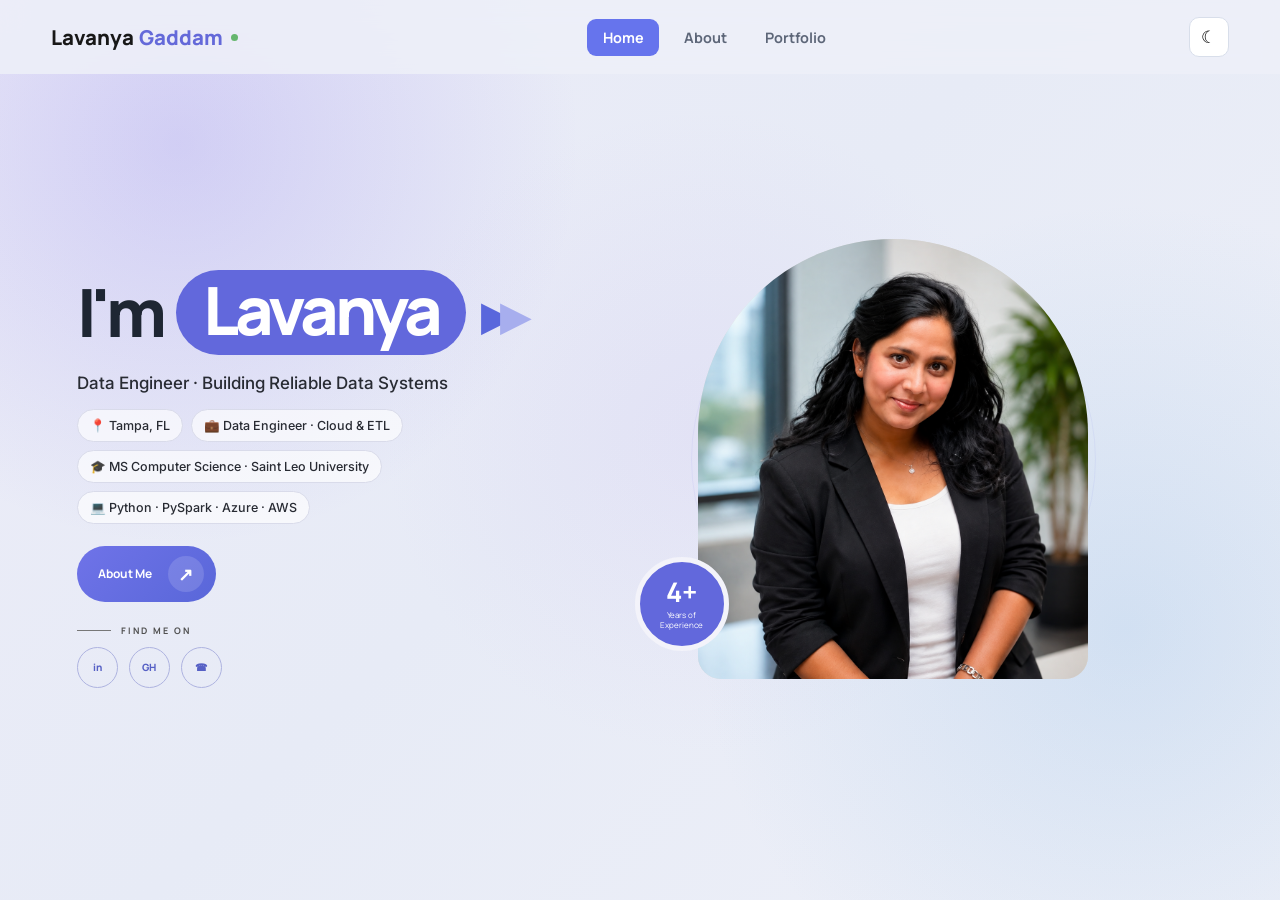
<file: index.html>
<!doctype html>
<html lang="en">

<head>
  <meta charset="utf-8">
  <meta name="viewport" content="width=device-width, initial-scale=1">

  <title>Lavanya Gaddam | Data Engineer</title>

  <link rel="preconnect" href="https://fonts.googleapis.com">
  <link rel="preconnect" href="https://fonts.gstatic.com" crossorigin>

  <link
    href="https://fonts.googleapis.com/css2?family=Inter:wght@400;500;600&family=Manrope:wght@400;500;600;700;800&display=swap"
    rel="stylesheet"
  >


  <style>

    *{
      box-sizing:border-box;
    }

    html,
    body{
      margin:0;
      padding:0;
    }

    body{
      font-family:"Manrope",Arial,sans-serif;
      background:radial-gradient(circle at 15% 18%,rgba(160,145,255,.16),transparent 29%),radial-gradient(circle at 86% 72%,rgba(187,205,255,.18),transparent 31%),linear-gradient(135deg,#f7f6fc 0%,#f0f1fa 52%,#f8f7fc 100%);
      color:#181818;
      transition:.3s ease;
    }

    a{
      text-decoration:none;
      color:inherit;
    }

    .container{
      width:min(1220px,92%);
      margin:auto;
    }


    /* HEADER */

    .home-header{
      background:transparent;
      transition:.3s ease;
    }

    .home-nav{
      height:74px;
      display:flex;
      align-items:center;
      justify-content:space-between;
      gap:30px;
    }

    .home-brand{
      justify-self:start;

      display:flex;
      align-items:center;
      gap:5px;

      font-size:1.28rem;
      font-weight:800;
    }

    .brand-first{
      color:#181818;
    }

    .brand-last{
      color:#6469d9;
    }

    .brand-dot{
      width:7px;
      height:7px;

      margin-left:3px;

      border-radius:50%;

      background:#65b66e;
    }

    .home-links{
      display:flex;
      align-items:center;
      gap:10px;
    }

    .home-links a{
      padding:9px 14px;
      border-radius:9px;
      font-size:.9rem;
      font-weight:700;
      color:#5d6678;
      transition:.2s ease;
    }

    .home-links a:hover,
    .home-links a.active{
      background:#6674ed;
      color:#fff;
    }

    .theme-toggle{
      width:40px;
      height:40px;
      border:1px solid #d8deea;
      border-radius:10px;
      background:#fff;
      font-size:17px;
      cursor:pointer;
    }


    /* HERO */

    .home-main{
      min-height:calc(100vh - 74px);

      position:relative;

      display:flex;
      align-items:center;

      overflow:hidden;

      background:transparent;
    }

    .home-hero{
      width:100%;

      display:grid;
      grid-template-columns:1.08fr .92fr;

      align-items:center;

      gap:8px;

      padding:42px 0 58px;

      position:relative;
      z-index:3;
    }


    /* LEFT */

    .home-copy{
      padding-left:clamp(62px,6vw,96px);
    }

    .home-title{
      margin:0;

      display:flex;
      align-items:center;

      gap:13px;

      font-size:clamp(50px,5.2vw,74px);

      line-height:.94;

      letter-spacing:-.065em;

      font-weight:800;
    }

    .name-highlight{
      padding:9px 27px 13px;

      border-radius:70px;

      background:#6268dc;

      color:#fff;
    }

    .name-arrows{
      display:flex;
      align-items:center;
      gap:1px;
      margin-left:2px;
      color:#5967dc;
      font-size:clamp(28px,3vw,42px);
      letter-spacing:-.28em;
      transform:translateY(4px);
    }

    .name-arrows span:last-child{
      color:#a7aeee;
    }

    .home-role{
      margin:18px 0 0;

      font-size:17px;
      font-weight:500;
      font-family:"Inter",Arial,sans-serif;

      color:#282b33;
    }


    /* TAGS */

    .home-tags{
      display:flex;
      flex-direction:column;
      align-items:flex-start;

      gap:8px;

      margin-top:16px;
    }

    .tag-row{
      display:flex;
      flex-wrap:wrap;
      gap:8px;
    }

    .home-tag{
      padding:8px 12px;

      border:1px solid #d9dbea;
      border-radius:999px;

      background:rgba(255,255,255,.66);

      color:#282b33;

      font-size:12.5px;
      font-weight:500;
      font-family:"Inter",Arial,sans-serif;
    }


    /* ABOUT BUTTON */

    .home-about{
      display:inline-flex;
      align-items:center;

      gap:16px;

      margin-top:22px;

      padding:10px 12px 10px 21px;

      border-radius:999px;

      background:linear-gradient(135deg,#6f73e8,#5967d9);

      color:#fff;

      font-size:12px;
      font-weight:700;
    }

    .home-about-arrow{
      width:36px;
      height:36px;

      display:grid;
      place-items:center;

      border-radius:50%;

      background:rgba(255,255,255,.14);

      font-size:18px;
    }


    /* SOCIAL */

    .social-area{
      display:flex;
      flex-direction:column;
      align-items:flex-start;
      gap:10px;

      margin-top:22px;
    }

    .social-circles{
      display:flex;
      gap:11px;
    }

    .social-circle{
      width:41px;
      height:41px;

      display:grid;
      place-items:center;

      border:1px solid #aeb3e0;
      border-radius:50%;

      color:#5660c5;

      font-size:10px;
      font-weight:800;
    }

    .social-circle:hover{
      background:#6268dc;
      color:#fff;
    }

    .social-line{
      display:none;
    }

    .social-label{
      order:-1;
      display:flex;
      align-items:center;
      gap:10px;
      font-size:9px;
      font-weight:700;

      letter-spacing:.22em;

      color:#505050;
    }

    .social-label::before{
      content:"";
      width:34px;
      height:1px;
      background:#777;
    }


    /* PHOTO */

    .home-photo-side{
      min-height:475px;

      position:relative;

      display:flex;
      align-items:center;
      justify-content:center;

      animation:none !important;
      transform:translate(-94px,-20px) !important;
    }

    .photo-circle{
      position:absolute;

      width:405px;
      height:405px;

      border-radius:50%;

      border:1px solid rgba(98,104,220,.08);
    }

    .photo-arch{
      width:390px;
      height:440px;

      overflow:hidden;

      border-radius:205px 205px 24px 24px;

      background:#ddd;

      position:relative;
      z-index:2;

      animation:none !important;
      transform:none !important;
    }

    .photo-arch img{
      width:100%;
      height:100%;

      display:block;

      object-fit:cover;
      object-position:center 24%;

      animation:none !important;
      transform:none !important;
    }

    .experience-circle{
      position:absolute;

      left:34px;
      bottom:46px;

      width:94px;
      height:94px;

      display:grid;
      place-items:center;

      border-radius:50%;

      background:#6268dc;

      color:white;

      text-align:center;

      border:5px solid #f3f3fa;

      z-index:5;

      animation:none !important;
      transform:none !important;
    }

    .experience-circle strong{
      display:block;

      font-size:27px;
      line-height:1;
    }

    .experience-circle span{
      display:block;

      margin-top:5px;

      font-size:8px;
      line-height:1.25;
    }


    /* DARK MODE */

    body.dark-mode{
      background:#101116;
      color:#fff;
    }

    body.dark-mode .home-header,
    body.dark-mode .home-main{
      background:#101116;
    }

    body.dark-mode .brand-first{
      color:#fff;
    }

    body.dark-mode .brand-last{
      color:#8387ff;
    }

    body.dark-mode .home-links a{
      color:#bbbcc5;
    }

    body.dark-mode .home-links a.active,
    body.dark-mode .home-links a:hover{
      background:#6674ed;
      color:#fff;
    }

    body.dark-mode .theme-toggle{
      background:#181920;
      border-color:#30313a;
      color:#fff;
    }

    body.dark-mode .home-title{
      color:#fff;
    }

    body.dark-mode .home-role{
      color:#e1e2e7;
    }

    body.dark-mode .home-tag{
      background:#181920;
      border-color:#31323b;
      color:#d6d7dd;
    }

    body.dark-mode .social-circle{
      color:#9398ff;
      border-color:#666aa0;
    }

    body.dark-mode .social-label{
      color:#c5c6cd;
    }

    body.dark-mode .social-line{
      background:#73747c;
    }

    body.dark-mode .experience-circle{
      border-color:#101116;
    }

    body:not(.dark-mode) .home-header{
      border:0;
      box-shadow:none;
    }


    /* STARS + ROCKETS */

    .space-effects{
      display:none;
    }

    body.dark-mode .space-effects{
      display:block;

      position:absolute;
      inset:0;

      overflow:hidden;

      pointer-events:none;

      z-index:1;
    }

    .stars{
      position:absolute;
      inset:0;

      background-image:
        radial-gradient(circle at 5% 12%,white 0 1.5px,transparent 2px),
        radial-gradient(circle at 11% 55%,white 0 1px,transparent 2px),
        radial-gradient(circle at 16% 82%,white 0 1.5px,transparent 2px),
        radial-gradient(circle at 22% 28%,white 0 1px,transparent 2px),
        radial-gradient(circle at 28% 70%,white 0 1.5px,transparent 2px),
        radial-gradient(circle at 34% 15%,white 0 1px,transparent 2px),
        radial-gradient(circle at 40% 45%,white 0 1.5px,transparent 2px),
        radial-gradient(circle at 47% 84%,white 0 1px,transparent 2px),
        radial-gradient(circle at 53% 25%,white 0 1.5px,transparent 2px),
        radial-gradient(circle at 60% 64%,white 0 1px,transparent 2px),
        radial-gradient(circle at 67% 11%,white 0 1.5px,transparent 2px),
        radial-gradient(circle at 72% 48%,white 0 1px,transparent 2px),
        radial-gradient(circle at 78% 79%,white 0 1.5px,transparent 2px),
        radial-gradient(circle at 84% 21%,white 0 1px,transparent 2px),
        radial-gradient(circle at 90% 59%,white 0 1.5px,transparent 2px),
        radial-gradient(circle at 96% 88%,white 0 1px,transparent 2px);

      opacity:.55;

      animation:twinkle 3.5s ease-in-out infinite alternate;
    }

    .stars-two{
      transform:translateY(24px);
      opacity:.25;
    }

    @keyframes twinkle{
      from{
        opacity:.25;
      }

      to{
        opacity:.65;
      }
    }

    .rocket{
      position:absolute;

      font-size:21px;

      opacity:.8;
    }

    .rocket-one{
      left:-50px;
      bottom:13%;

      transform:rotate(35deg);

      animation:rocketOne 14s linear infinite;
    }

    .rocket-two{
      right:-50px;
      top:22%;

      font-size:16px;

      transform:rotate(-140deg);

      animation:rocketTwo 18s linear infinite;
    }

    @keyframes rocketOne{
      from{
        left:-50px;
        bottom:10%;
      }

      to{
        left:105%;
        bottom:70%;
      }
    }

    @keyframes rocketTwo{
      from{
        right:-50px;
        top:18%;
      }

      to{
        right:105%;
        top:70%;
      }
    }


    /* TABLET */

    @media(max-width:950px){

      .home-hero{
        grid-template-columns:1fr;
      }

      .home-copy{
        text-align:center;
        padding-left:0;
      }

      .home-title,
      .home-tags,
      .social-area{
        justify-content:center;
      }

      .home-tags{
        align-items:center;
      }

      .social-area{
        align-items:center;
      }

      .home-photo-side{
        transform:none !important;
      }

    }


    /* MOBILE */

    @media(max-width:650px){

      .home-nav{
        height:66px;
      }

      .home-brand{
        font-size:13px;
      }

      .home-links{
        gap:14px;
      }

      .home-links a{
        font-size:11px;
      }

      .home-links a:nth-child(2),
      .home-links a:nth-child(3),
      .home-links a:nth-child(4){
        display:none;
      }

      .home-title{
        font-size:55px;
      }

      .name-highlight{
        padding:8px 20px 11px;
      }

      .home-photo-side{
        min-height:450px;
        transform:none !important;
      }

      .photo-circle{
        width:340px;
        height:340px;
      }

      .photo-arch{
        width:315px;
        height:405px;
      }

      .experience-circle{
        width:90px;
        height:90px;

        left:2px;
        bottom:38px;
      }

    }

  </style>

  <link rel="stylesheet" href="styles.css?v=23">

</head>


<body>


<header class="home-header">

  <div class="container home-nav">


    <a class="home-brand" href="index.html">

      <span class="brand-first">
        Lavanya
      </span>

      <span class="brand-last">
        Gaddam
      </span>

      <span class="brand-dot"></span>

    </a>


    <nav class="home-links">

      <a class="active" href="index.html">
        Home
      </a>

      <a href="about.html">
        About
      </a>

      <a href="portfolio.html">
        Portfolio
      </a>

    </nav>


    <button
      class="theme-toggle"
      id="themeToggle"
      type="button"
      aria-label="Change theme"
    >
      ☾
    </button>


  </div>

</header>



<main class="home-main">


  <div class="space-effects">

    <div class="stars"></div>

    <div class="stars stars-two"></div>

    <div class="stars stars-three"></div>

    <div class="stars stars-four"></div>

    <div class="rocket rocket-one" aria-hidden="true"><span class="rocket-art"></span></div>

    <div class="rocket rocket-two" aria-hidden="true"><span class="rocket-art"></span></div>

  </div>



  <div class="container home-hero">


    <section class="home-copy">


      <h1 class="home-title">

        <span>
          I'm
        </span>

        <span class="name-highlight">
          Lavanya
        </span>
        <span class="name-arrows">
  <span>▶</span>
  <span>▶</span>
</span>

      </h1>


      <p class="home-role">
        Data Engineer · Building Reliable Data Systems
      </p>



      <div class="home-tags">


        <div class="tag-row">

          <span class="home-tag">
            📍 Tampa, FL
          </span>

          <span class="home-tag">
            💼 Data Engineer · Cloud & ETL
          </span>

        </div>


        <div class="tag-row">

          <span class="home-tag">
            🎓 MS Computer Science · Saint Leo University
          </span>

        </div>


        <div class="tag-row">

          <span class="home-tag">
            💻 Python · PySpark · Azure · AWS
          </span>

        </div>


      </div>



      <a
        class="home-about"
        href="about.html"
      >

        About Me

        <span class="home-about-arrow">
          ↗
        </span>

      </a>



      <div class="social-area">


        <div class="social-circles">

          <a
            class="social-circle"
            href="https://www.linkedin.com/in/lavanyagaddam05"
            target="_blank"
            rel="noopener"
          >
            in
          </a>


          <a
            class="social-circle"
            href="https://github.com/glavanya0110-spec"
            target="_blank"
            rel="noopener"
          >
            GH
          </a>


          <a
            class="social-circle"
            href="tel:+16562155913"
            title="+1 (656) 215-5913"
          >
            ☎
          </a>

        </div>


        <span class="social-line"></span>

        <span class="social-label">
          FIND ME ON
        </span>


      </div>


    </section>



    <section class="home-photo-side">


      <div class="photo-circle"></div>


      <div class="photo-arch">

        <img
          src="lavanya-profile.png"
          alt="Lavanya Gaddam"
        >

      </div>


      <div class="experience-circle">

        <div>

          <strong>
            4+
          </strong>

          <span>
            Years of<br>
            Experience
          </span>

        </div>

      </div>


    </section>


  </div>


</main>



<script>

  const themeToggle =
    document.getElementById("themeToggle");

  const savedTheme =
    localStorage.getItem("portfolio-theme");


  if(savedTheme === "dark"){

    document.body.classList.add("dark-mode");

    themeToggle.textContent = "☀";

  }


  themeToggle.addEventListener("click", () => {

    document.body.classList.toggle("dark-mode");

    const dark =
      document.body.classList.contains("dark-mode");

    themeToggle.textContent =
      dark ? "☀" : "☾";

    localStorage.setItem(
      "portfolio-theme",
      dark ? "dark" : "light"
    );

  });

</script>


</body>

</html>
</file>
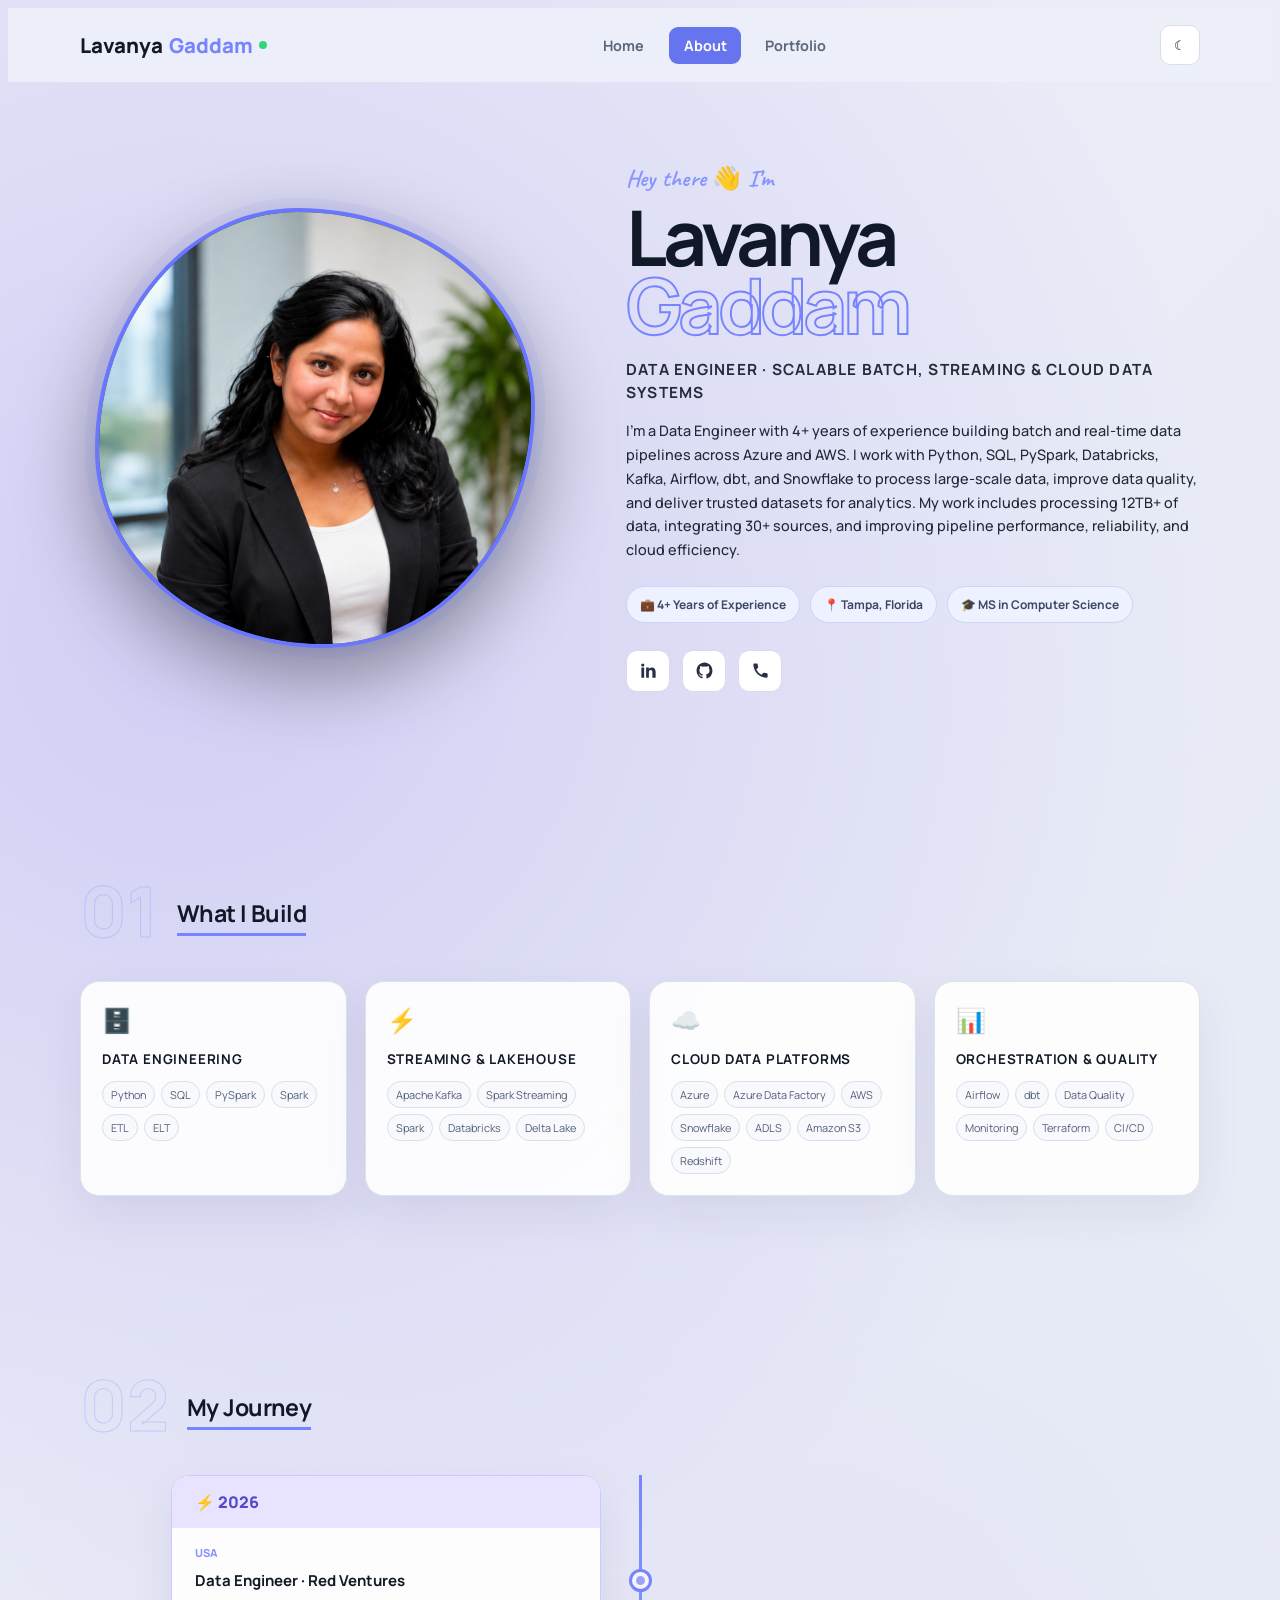
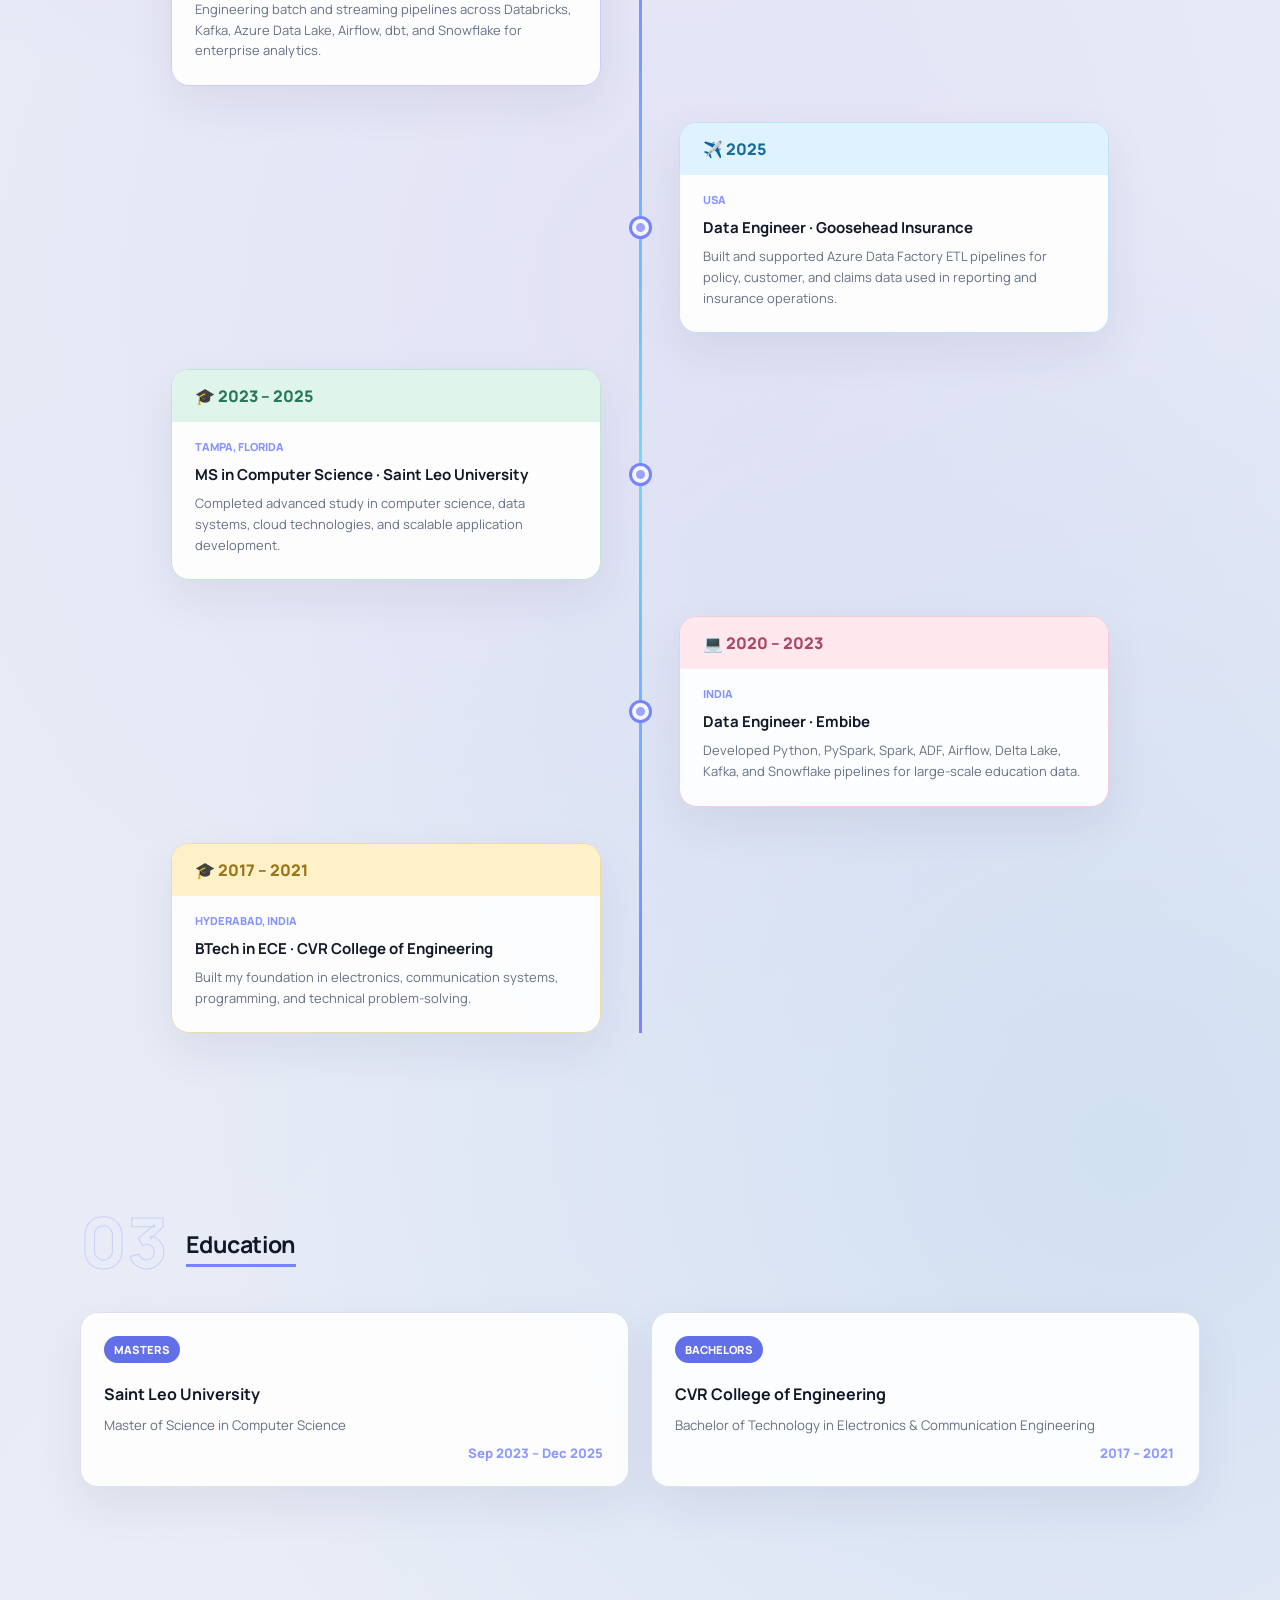
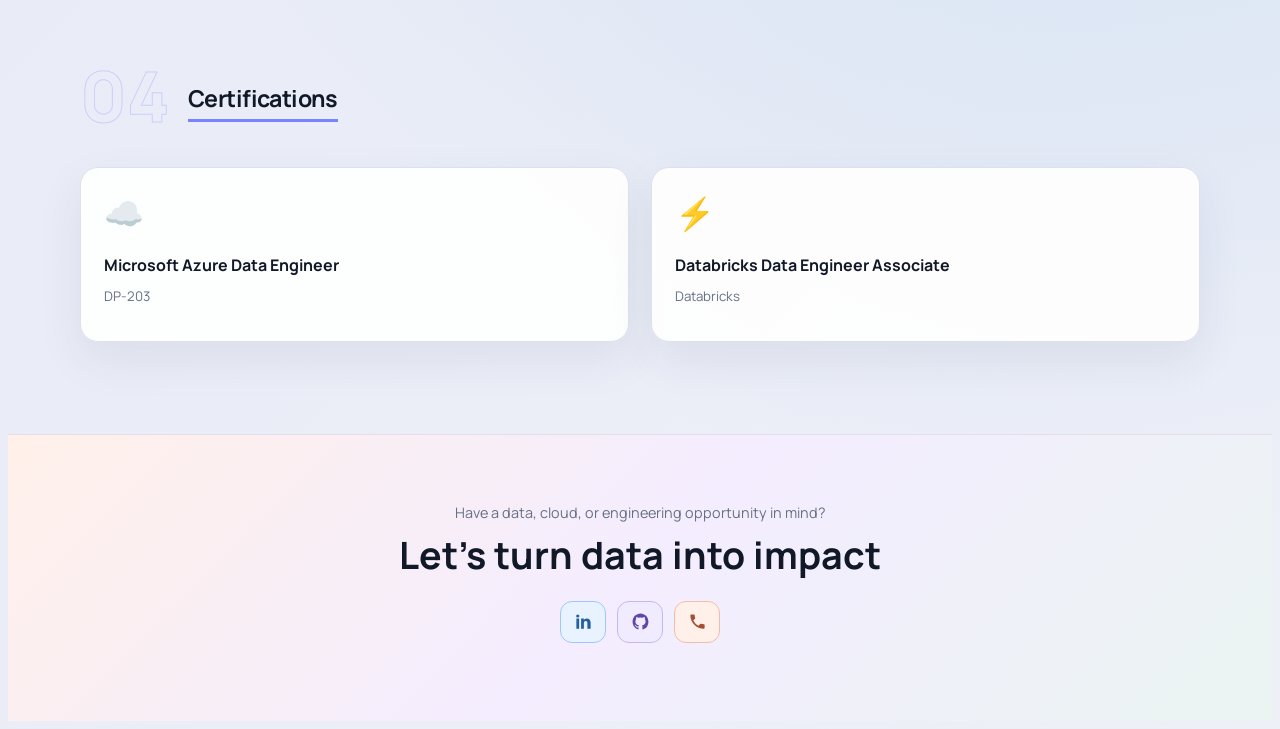
<file: about.html>
<!doctype html>
<html lang="en">

<head>

  <meta charset="utf-8">

  <meta name="viewport" content="width=device-width, initial-scale=1">

  <title>About | Lavanya Gaddam</title>

  <link rel="preconnect" href="https://fonts.googleapis.com">

  <link rel="preconnect" href="https://fonts.gstatic.com" crossorigin>

  <link
    href="https://fonts.googleapis.com/css2?family=Caveat:wght@600;700&family=Manrope:wght@400;500;600;700;800&display=swap"
    rel="stylesheet"
  >



  <style>
    /* Complete About page styling kept inside about.html */
    .about-page{background:#090d1a;color:#f8fafc;overflow-x:hidden}
    .about-page .container{width:min(1120px,92%);margin-inline:auto}
    .about-header{position:sticky;top:0;z-index:50;background:rgba(9,13,26,.88);border-bottom:1px solid rgba(255,255,255,.07);backdrop-filter:blur(16px)}
    body.about-page .about-header{border:0!important;border-bottom:0!important;box-shadow:none!important;outline:0!important}
    .about-nav{height:74px;display:flex;align-items:center;justify-content:space-between;gap:30px}
    .about-brand{display:flex;align-items:center;gap:6px;font-size:1.28rem;font-weight:800}
    .brand-last{color:#7784ff}.brand-dot{width:8px;height:8px;border-radius:50%;background:#31d67b}
    .about-links{display:flex;align-items:center;gap:10px}
    .about-links a{padding:9px 14px;border-radius:9px;color:#aeb8cb;font-size:.9rem;font-weight:700}
    .about-links a:hover,.about-links a.active{background:#6674ed;color:#fff}
    .theme-toggle{width:40px;height:40px;border:1px solid rgba(255,255,255,.14);border-radius:10px;background:transparent;color:#fff;cursor:pointer}
    .about-main{position:relative;isolation:isolate}
    .about-space{position:absolute;inset:0;z-index:-1;overflow:hidden;background:radial-gradient(circle at 15% 12%,rgba(77,91,220,.16),transparent 22%),radial-gradient(circle at 84% 34%,rgba(89,70,220,.12),transparent 20%),#090d1a}
    .about-stars{position:absolute;inset:0;background-image:radial-gradient(circle,#fff 1px,transparent 1.5px);background-size:82px 82px;opacity:.28}
    .stars-two{background-size:137px 137px;background-position:35px 46px;opacity:.17}
    .about-rocket{display:none}
    .about-intro-section{padding:82px 0 102px}
    .about-intro{display:grid;grid-template-columns:minmax(340px,470px) minmax(0,1fr);align-items:center;gap:76px}
    .about-photo-side{position:relative;display:flex;justify-content:center}
    .about-photo-circle{width:min(100%,440px);aspect-ratio:1;overflow:hidden;border-radius:46% 54% 48% 52% / 55% 45% 55% 45%;border:4px solid #6976ff;background:#151b31;box-shadow:0 0 0 10px rgba(105,118,255,.08),0 28px 80px rgba(0,0,0,.4)}
    .about-photo-circle img{width:100%;height:100%;object-fit:cover;object-position:center top}
    .about-intro-content{max-width:610px}
    .about-hello{margin:0 0 14px;color:#8995ff;font-family:"Caveat",cursive;font-size:1.85rem;font-weight:700;font-style:normal;letter-spacing:.01em}
    .about-name{margin:0;font-size:clamp(4rem,7.5vw,6.8rem);line-height:.83;letter-spacing:-.065em}
    .about-name span{display:block}.about-name .outline-name{color:transparent;-webkit-text-stroke:2px #7784ff;text-stroke:2px #7784ff}
    .about-role{margin:25px 0 20px;color:#e7eaf3;font-size:clamp(.95rem,1.6vw,1.18rem);line-height:1.5;letter-spacing:.08em}
    .about-description{margin:0;color:#b3bdd0;font-size:1rem;line-height:1.78}
    .about-info-tags{display:flex;flex-wrap:wrap;gap:10px;margin:24px 0}
    .about-info-tag{padding:9px 13px;border:1px solid rgba(134,146,255,.4);border-radius:999px;background:rgba(37,44,77,.72);color:#d8dded;font-size:.82rem;font-weight:700}
    .about-social-links{display:flex;gap:12px;margin-top:27px}
    .about-social-links a{display:inline-flex;align-items:center;justify-content:center;width:44px;height:42px;padding:0;border:1px solid rgba(255,255,255,.18);border-radius:11px;background:rgba(16,22,40,.72);font-size:.85rem;font-weight:800}
    .about-social-links svg{width:19px;height:19px;fill:currentColor}
    .about-social-links a:hover{border-color:#7784ff;color:#97a1ff}
    .about-section{padding:92px 0}
    .section-heading{position:relative;display:flex;align-items:flex-end;gap:18px;margin-bottom:45px}
    .section-number{color:transparent;-webkit-text-stroke:1px rgba(119,132,255,.28);font-size:5.5rem;font-weight:800;line-height:.72}
    .section-heading h2{margin:0;padding-bottom:8px;border-bottom:3px solid #7784ff;font-size:2rem;line-height:1}
    .build-grid{display:grid;grid-template-columns:repeat(4,minmax(0,1fr));gap:18px}
    .build-card{min-height:230px;padding:25px;border:1px solid rgba(146,158,199,.3);border-radius:22px;background:linear-gradient(145deg,rgba(24,32,57,.88),rgba(12,17,32,.88));box-shadow:0 18px 45px rgba(0,0,0,.18)}
    .build-icon{font-size:1.75rem}.build-card h3{margin:17px 0 16px;font-size:.92rem;letter-spacing:.06em}
    .build-skills{display:flex;flex-wrap:wrap;gap:8px}.build-skills span{padding:6px 9px;border:1px solid rgba(255,255,255,.16);border-radius:999px;color:#c7d0e2;font-size:.73rem}
    .journey-timeline{position:relative;display:grid;grid-template-columns:1fr 78px 1fr;row-gap:36px;align-items:center}
    .journey-timeline:before{content:"";grid-column:2;grid-row:1/6;justify-self:center;width:3px;height:100%;background:linear-gradient(#7784ff,#72d7ff,#7784ff)}
    .journey-card{width:min(100%,430px);padding:0 0 24px;border:1px solid rgba(150,160,198,.32);border-radius:18px;background:rgba(20,27,49,.92);overflow:hidden}
    .journey-card>*{margin-left:23px;margin-right:23px}.journey-year{margin:0!important;padding:15px 23px;background:linear-gradient(90deg,#5967dc,rgba(89,103,220,.28));font-weight:800}
    .journey-location{margin-top:17px;color:#8793ff;font-size:.74rem;font-weight:800}.journey-card h3{margin-top:10px;margin-bottom:8px;font-size:1.02rem}.journey-card p{margin-top:0;margin-bottom:0;color:#aeb8cb;line-height:1.6;font-size:.88rem}
    .journey-left{grid-column:1;justify-self:end}.journey-right{grid-column:3;justify-self:start}.journey-dot{grid-column:2;justify-self:center;width:17px;height:17px;border:4px solid #0b1020;border-radius:50%;background:#9aa4ff;box-shadow:0 0 0 3px #7784ff}
    .journey-card:nth-of-type(1){grid-row:1}.journey-timeline>.journey-dot:nth-child(2){grid-row:1}
    .journey-card:nth-of-type(2){grid-row:2}.journey-timeline>.journey-dot:nth-child(4){grid-row:2}
    .journey-card:nth-of-type(3){grid-row:3}.journey-timeline>.journey-dot:nth-child(6){grid-row:3}
    .journey-card:nth-of-type(4){grid-row:4}.journey-timeline>.journey-dot:nth-child(8){grid-row:4}
    .journey-card:nth-of-type(5){grid-row:5}
    .education-grid,.certification-grid{display:grid;grid-template-columns:repeat(2,minmax(0,1fr));gap:22px}
    .education-card,.certification-card{position:relative;min-height:190px;padding:28px;border:1px solid rgba(150,160,198,.3);border-radius:20px;background:linear-gradient(145deg,rgba(24,32,57,.9),rgba(12,17,32,.9))}
    .education-label{display:inline-block;margin-bottom:20px;padding:6px 10px;border-radius:999px;background:#626fe8;color:#fff;font-size:.7rem;font-weight:800}.education-card h3,.certification-card h3{margin:0 0 10px;font-size:1.15rem}.education-card p,.certification-card p{margin:0;color:#aeb8cb;line-height:1.55}.education-date{position:absolute;right:25px;bottom:24px;color:#8d99ff;font-size:.82rem;font-weight:800}
    .certification-icon{margin-bottom:19px;font-size:2rem}.certification-grid{grid-template-columns:repeat(2,minmax(0,1fr))}
    .about-connect-section{padding:68px 0 78px;text-align:center;background:linear-gradient(135deg,rgba(88,71,170,.2),rgba(168,91,134,.16),rgba(199,137,73,.13));border-top:1px solid rgba(255,255,255,.08)}
    .connect-small{margin:0 0 9px;color:#b6bdd0;font-size:.9rem}.about-connect h2{margin:0;font-size:clamp(1.65rem,3vw,2.35rem);line-height:1.25}
    .about-connect h2 span{color:#a892ff}.about-connect h2 em{color:#f0a36f;font-style:normal}
    .connect-buttons{display:flex;justify-content:center;flex-wrap:wrap;gap:11px;margin-top:23px}.connect-button{display:inline-flex;align-items:center;justify-content:center;width:46px;height:42px;padding:0;border:1px solid rgba(255,255,255,.2);border-radius:12px;background:rgba(18,24,43,.82);font-size:.82rem;font-weight:800}.connect-button svg{width:19px;height:19px;fill:currentColor}.connect-button:hover{transform:translateY(-2px)}
    .connect-button:nth-child(1){border-color:#6fa8ff;color:#b9d5ff}
    .connect-button:nth-child(2){border-color:#a892ff;color:#d2c8ff}
    .connect-button:nth-child(3){border-color:#f0a36f;color:#ffd0ae}

    /* Light mode */
    .about-page:not(.dark-mode){background:radial-gradient(circle at 18% 12%,rgba(141,132,255,.14),transparent 29%),radial-gradient(circle at 82% 35%,rgba(188,181,255,.14),transparent 32%),linear-gradient(135deg,#f7f7fb 0%,#f2f2fa 50%,#f8f8fc 100%);color:#111827}
    .about-page:not(.dark-mode) .about-header{background:transparent!important;border:0!important;border-bottom:0!important;box-shadow:none!important;backdrop-filter:none!important}
    .about-page:not(.dark-mode) .about-brand{color:#111827}
    .about-page:not(.dark-mode) .about-links a{color:#5d6678}
    .about-page:not(.dark-mode) .about-links a:hover,
    .about-page:not(.dark-mode) .about-links a.active{background:#6674ed;color:#fff}
    .about-page:not(.dark-mode) .theme-toggle{border-color:#d8deea;color:#111827;background:#fff}
    .about-page:not(.dark-mode) .about-space{background:transparent}
    .about-page:not(.dark-mode) .about-stars{background-image:radial-gradient(circle,#6674a0 1px,transparent 1.5px);opacity:.13}
    .about-page:not(.dark-mode) .stars-two{opacity:.08}
    .about-page:not(.dark-mode) .about-role{color:#252b38}
    .about-page:not(.dark-mode) .about-description{color:#1f2937;font-weight:500;line-height:1.65}
    .about-page:not(.dark-mode) .about-info-tag{border-color:#cdd4f5;background:#eef1ff;color:#3e4860}
    .about-page:not(.dark-mode) .about-social-links a,
    .about-page:not(.dark-mode) .connect-button{border-color:#d6dce8;background:#fff;color:#273043}
    .about-page:not(.dark-mode) .build-card,
    .about-page:not(.dark-mode) .journey-card,
    .about-page:not(.dark-mode) .education-card,
    .about-page:not(.dark-mode) .certification-card{border-color:#dce1eb;background:rgba(255,255,255,.92);box-shadow:0 18px 45px rgba(49,57,83,.08)}
    .about-page:not(.dark-mode) .build-skills span{border-color:#d8deea;color:#536078;background:#f8f9fc}
    .about-page:not(.dark-mode) .journey-card p,
    .about-page:not(.dark-mode) .education-card p,
    .about-page:not(.dark-mode) .certification-card p,
    .about-page:not(.dark-mode) .connect-small{color:#667085}
    .about-page:not(.dark-mode) .journey-dot{border-color:#f5f5fb}
    .about-page:not(.dark-mode) .journey-card:nth-of-type(1){border-color:#cfc9ff}
    .about-page:not(.dark-mode) .journey-card:nth-of-type(1) .journey-year{background:#e8e4ff;color:#5548c8}
    .about-page:not(.dark-mode) .journey-card:nth-of-type(2){border-color:#bfe2f7}
    .about-page:not(.dark-mode) .journey-card:nth-of-type(2) .journey-year{background:#def2ff;color:#176b9c}
    .about-page:not(.dark-mode) .journey-card:nth-of-type(3){border-color:#bfe6d5}
    .about-page:not(.dark-mode) .journey-card:nth-of-type(3) .journey-year{background:#dff5eb;color:#26775a}
    .about-page:not(.dark-mode) .journey-card:nth-of-type(4){border-color:#f4cbd7}
    .about-page:not(.dark-mode) .journey-card:nth-of-type(4) .journey-year{background:#ffe7ee;color:#ad4564}
    .about-page:not(.dark-mode) .journey-card:nth-of-type(5){border-color:#eadba7}
    .about-page:not(.dark-mode) .journey-card:nth-of-type(5) .journey-year{background:#fff1c7;color:#9a7417}
    .about-page:not(.dark-mode) .about-connect-section{background:linear-gradient(135deg,#fff0e9 0%,#f4edff 50%,#eaf4f1 100%);border-top-color:#e5ddea}
    .about-page:not(.dark-mode) .about-connect h2 span{color:#111827}
    .about-page:not(.dark-mode) .about-connect h2 em{color:#111827}
    .about-page:not(.dark-mode) .connect-button:nth-child(1){border-color:#9fc7ff;background:#e9f3ff;color:#245f9e}
    .about-page:not(.dark-mode) .connect-button:nth-child(2){border-color:#c6b7f2;background:#f0ebff;color:#6046a7}
    .about-page:not(.dark-mode) .connect-button:nth-child(3){border-color:#f2bda9;background:#fff0e9;color:#a54f34}

    @media(max-width:900px){.about-intro{grid-template-columns:1fr;gap:45px}.about-photo-circle{width:min(76vw,430px)}.about-intro-content{text-align:center;margin:auto}.about-info-tags,.about-social-links{justify-content:center}.build-grid{grid-template-columns:repeat(2,minmax(0,1fr))}.about-links{display:none}}
    @media(max-width:650px){.about-nav{height:66px}.about-intro-section{padding:52px 0 70px}.about-name{font-size:clamp(3.6rem,18vw,5rem)}.about-section{padding:68px 0}.section-number{font-size:4.4rem}.build-grid,.education-grid,.certification-grid{grid-template-columns:1fr}.journey-timeline{display:block;padding-left:30px}.journey-timeline:before{position:absolute;left:8px;top:0;width:2px;height:100%}.journey-card{width:100%;margin-bottom:24px}.journey-dot{display:none}.education-date{position:static;display:block;margin-top:20px}.theme-toggle{display:none}}
  </style>

  <link rel="stylesheet" href="styles.css?v=23">

</head>


<body class="about-page">



<!-- HEADER -->

<header class="about-header">

  <div class="container about-nav">


    <a class="about-brand" href="index.html">

      <span class="brand-first">
        Lavanya
      </span>

      <span class="brand-last">
        Gaddam
      </span>

      <span class="brand-dot"></span>

    </a>



    <nav class="about-links">

      <a href="index.html">
        Home
      </a>

      <a class="active" href="about.html">
        About
      </a>

      <a href="portfolio.html">
        Portfolio
      </a>

    </nav>



    <button
      class="theme-toggle"
      id="themeToggle"
      type="button"
      aria-label="Change theme"
    >
      ☾
    </button>


  </div>

</header>



<main class="about-main">



  <!-- SPACE BACKGROUND -->

  <div class="about-space" aria-hidden="true">

    <div class="about-stars stars-one"></div>

    <div class="about-stars stars-two"></div>

    <div class="about-stars stars-three"></div>

    <div class="about-stars stars-four"></div>

    <div class="about-rocket rocket-one" aria-hidden="true"><span class="rocket-art"></span></div>

    <div class="about-rocket rocket-two" aria-hidden="true"><span class="rocket-art"></span></div>

  </div>




  <!-- ========================================= -->
  <!-- ABOUT INTRODUCTION -->
  <!-- ========================================= -->

  <section class="about-intro-section">
    <div class="container about-intro">
      <div class="about-photo-side">
        <div class="about-photo-circle">
          <img src="lavanya-profile.png" alt="Lavanya Gaddam">
        </div>
      </div>

      <div class="about-intro-content">
        <p class="about-hello">Hey there <span class="wave-hand" aria-hidden="true">👋</span> I’m</p>
        <h1 class="about-name">
          <span>Lavanya</span>
          <span class="outline-name">Gaddam</span>
        </h1>
        <h2 class="about-role">DATA ENGINEER · SCALABLE BATCH, STREAMING & CLOUD DATA SYSTEMS</h2>
        <p class="about-description">
          I’m a Data Engineer with 4+ years of experience building batch and real-time
          data pipelines across Azure and AWS. I work with Python, SQL, PySpark,
          Databricks, Kafka, Airflow, dbt, and Snowflake to process large-scale data,
          improve data quality, and deliver trusted datasets for analytics. My work
          includes processing 12TB+ of data, integrating 30+ sources, and improving
          pipeline performance, reliability, and cloud efficiency.
        </p>
        <div class="about-info-tags">
          <span class="about-info-tag">💼 4+ Years of Experience</span>
          <span class="about-info-tag">📍 Tampa, Florida</span>
          <span class="about-info-tag">🎓 MS in Computer Science</span>
        </div>
        <div class="about-social-links">
          <a href="https://www.linkedin.com/in/lavanyagaddam05" target="_blank" rel="noopener" aria-label="LinkedIn" title="LinkedIn">
            <svg viewBox="0 0 24 24" aria-hidden="true">
              <path d="M6.5 8.25H3V21h3.5V8.25ZM4.75 3A2.05 2.05 0 1 0 4.75 7.1 2.05 2.05 0 0 0 4.75 3ZM21 13.7c0-3.84-2.05-5.63-4.79-5.63-2.2 0-3.19 1.21-3.74 2.06V8.25H9V21h3.47v-6.32c0-1.67.32-3.29 2.39-3.29 2.04 0 2.07 1.91 2.07 3.4V21H21v-7.3Z"/>
            </svg>
          </a>
          <a href="https://github.com/glavanya0110-spec" target="_blank" rel="noopener" aria-label="GitHub" title="GitHub">
            <svg viewBox="0 0 24 24" aria-hidden="true">
              <path d="M12 2C6.48 2 2 6.58 2 12.23c0 4.52 2.87 8.35 6.84 9.71.5.1.68-.22.68-.49 0-.24-.01-1.04-.02-1.89-2.78.62-3.37-1.2-3.37-1.2-.45-1.18-1.11-1.49-1.11-1.49-.91-.64.07-.62.07-.62 1 .07 1.53 1.05 1.53 1.05.9 1.57 2.35 1.12 2.92.85.09-.66.35-1.12.64-1.37-2.22-.26-4.56-1.14-4.56-5.06 0-1.12.39-2.03 1.03-2.75-.1-.26-.45-1.3.1-2.71 0 0 .84-.28 2.75 1.05A9.32 9.32 0 0 1 12 6.97a9.4 9.4 0 0 1 2.5.34c1.91-1.33 2.75-1.05 2.75-1.05.55 1.41.2 2.45.1 2.71.64.72 1.03 1.63 1.03 2.75 0 3.93-2.34 4.79-4.57 5.05.36.32.68.95.68 1.92 0 1.38-.01 2.5-.01 2.84 0 .27.18.59.69.49A10.24 10.24 0 0 0 22 12.23C22 6.58 17.52 2 12 2Z"/>
            </svg>
          </a>
          <a href="tel:+16562155913" aria-label="Call" title="Call">
            <svg viewBox="0 0 24 24" aria-hidden="true">
              <path d="M6.62 10.79a15.47 15.47 0 0 0 6.59 6.59l2.2-2.2a1 1 0 0 1 1.02-.24c1.12.37 2.33.57 3.57.57a1 1 0 0 1 1 1V20a1 1 0 0 1-1 1C10.61 21 3 13.39 3 4a1 1 0 0 1 1-1h3.5a1 1 0 0 1 1 1c0 1.25.2 2.45.57 3.57a1 1 0 0 1-.25 1.02l-2.2 2.2Z"/>
            </svg>
          </a>
        </div>
      </div>
    </div>
  </section>




  <!-- ========================================= -->
  <!-- 01 WHAT I BUILD -->
  <!-- ========================================= -->

  <section class="about-section build-section">

    <div class="container">


      <div class="section-heading">

        <span class="section-number">
          01
        </span>

        <h2>
          What I Build
        </h2>

      </div>



      <div class="build-grid">



        <!-- DATA ENGINEERING -->

        <article class="build-card">

          <div class="build-icon">
            🗄️
          </div>

          <h3>
            DATA ENGINEERING
          </h3>

          <div class="build-skills">

            <span>
              Python
            </span>

            <span>
              SQL
            </span>

            <span>
              PySpark
            </span>

            <span>
              Spark
            </span>

            <span>
              ETL
            </span>

            <span>
              ELT
            </span>

          </div>

        </article>



        <!-- BIG DATA -->

        <article class="build-card">

          <div class="build-icon">
            ⚡
          </div>

          <h3>
            STREAMING & LAKEHOUSE
          </h3>

          <div class="build-skills">

            <span>
              Apache Kafka
            </span>

            <span>
              Spark Streaming
            </span>

            <span>
              Spark
            </span>

            <span>
              Databricks
            </span>

            <span>
              Delta Lake
            </span>

          </div>

        </article>



        <!-- CLOUD -->

        <article class="build-card">

          <div class="build-icon">
            ☁️
          </div>

          <h3>
            CLOUD DATA PLATFORMS
          </h3>

          <div class="build-skills">

            <span>
              Azure
            </span>

            <span>
              Azure Data Factory
            </span>

            <span>
              AWS
            </span>

            <span>
              Snowflake
            </span>

            <span>
              ADLS
            </span>

            <span>
              Amazon S3
            </span>

            <span>
              Redshift
            </span>

          </div>

        </article>



        <!-- ANALYTICS -->

        <article class="build-card">

          <div class="build-icon">
            📊
          </div>

          <h3>
            ORCHESTRATION & QUALITY
          </h3>

          <div class="build-skills">

            <span>
              Airflow
            </span>

            <span>
              dbt
            </span>

            <span>
              Data Quality
            </span>

            <span>
              Monitoring
            </span>

            <span>
              Terraform
            </span>

            <span>
              CI/CD
            </span>

          </div>

        </article>


      </div>


    </div>

  </section>




  <!-- ========================================= -->
  <!-- 02 MY JOURNEY -->
  <!-- ========================================= -->

  <section class="about-section journey-section">

    <div class="container">


      <div class="section-heading">

        <span class="section-number">
          02
        </span>

        <h2>
          My Journey
        </h2>

      </div>



      <div class="journey-timeline">



        <!-- RED VENTURES -->

        <article class="journey-card journey-left">

          <div class="journey-year">
            ⚡ 2026
          </div>

          <div class="journey-location">
            USA
          </div>

          <h3>
            Data Engineer · Red Ventures
          </h3>

          <p>
            Engineering batch and streaming pipelines across Databricks, Kafka,
            Azure Data Lake, Airflow, dbt, and Snowflake for enterprise analytics.
          </p>

        </article>



        <div class="journey-dot"></div>



        <!-- GOOSEHEAD -->

        <article class="journey-card journey-right">

          <div class="journey-year">
            ✈️ 2025
          </div>

          <div class="journey-location">
            USA
          </div>

          <h3>
            Data Engineer · Goosehead Insurance
          </h3>

          <p>
            Built and supported Azure Data Factory ETL pipelines for policy,
            customer, and claims data used in reporting and insurance operations.
          </p>

        </article>



        <div class="journey-dot"></div>



        <!-- MASTER'S DEGREE -->

        <article class="journey-card journey-left">

          <div class="journey-year">
            🎓 2023 – 2025
          </div>

          <div class="journey-location">
            TAMPA, FLORIDA
          </div>

          <h3>
            MS in Computer Science · Saint Leo University
          </h3>

          <p>
            Completed advanced study in computer science, data systems,
            cloud technologies, and scalable application development.
          </p>

        </article>

        <div class="journey-dot"></div>

        <!-- EMBIBE -->

        <article class="journey-card journey-right">

          <div class="journey-year">
            💻 2020 – 2023
          </div>

          <div class="journey-location">
            INDIA
          </div>

          <h3>
            Data Engineer · Embibe
          </h3>

          <p>
            Developed Python, PySpark, Spark, ADF, Airflow, Delta Lake, Kafka,
            and Snowflake pipelines for large-scale education data.
          </p>

        </article>

        <div class="journey-dot"></div>

        <!-- BACHELOR'S DEGREE -->

        <article class="journey-card journey-left">

          <div class="journey-year">
            🎓 2017 – 2021
          </div>

          <div class="journey-location">
            HYDERABAD, INDIA
          </div>

          <h3>
            BTech in ECE · CVR College of Engineering
          </h3>

          <p>
            Built my foundation in electronics, communication systems,
            programming, and technical problem-solving.
          </p>

        </article>

      </div>


    </div>

  </section>




  <!-- ========================================= -->
  <!-- 03 EDUCATION -->
  <!-- ========================================= -->

  <section class="about-section education-section">

    <div class="container">


      <div class="section-heading">

        <span class="section-number">
          03
        </span>

        <h2>
          Education
        </h2>

      </div>



      <div class="education-grid">



        <!-- MASTERS -->

        <article class="education-card">

          <span class="education-label">
            MASTERS
          </span>

          <h3>
            Saint Leo University
          </h3>

          <p>
            Master of Science in Computer Science
          </p>

          <span class="education-date">
            Sep 2023 – Dec 2025
          </span>

        </article>



        <!-- BTECH -->

        <article class="education-card">

          <span class="education-label">
            BACHELORS
          </span>

          <h3>
            CVR College of Engineering
          </h3>

          <p>
            Bachelor of Technology in Electronics &
            Communication Engineering
          </p>

          <span class="education-date">
            2017 – 2021
          </span>

        </article>


      </div>


    </div>

  </section>




  <!-- ========================================= -->
  <!-- 04 CERTIFICATIONS -->
  <!-- ========================================= -->

  <section class="about-section certification-section">

    <div class="container">


      <div class="section-heading">

        <span class="section-number">
          04
        </span>

        <h2>
          Certifications
        </h2>

      </div>



      <div class="certification-grid">



        <!-- AZURE -->

        <article class="certification-card">

          <div class="certification-icon">
            ☁️
          </div>

          <h3>
            Microsoft Azure Data Engineer
          </h3>

          <p>
            DP-203
          </p>

        </article>



        <!-- DATABRICKS -->

        <article class="certification-card">

          <div class="certification-icon">
            ⚡
          </div>

          <h3>
            Databricks Data Engineer Associate
          </h3>

          <p>
            Databricks
          </p>

        </article>


      </div>


    </div>

  </section>




  <!-- ========================================= -->
  <!-- CONNECT -->
  <!-- ========================================= -->

  <section class="about-connect-section">

    <div class="container about-connect">


      <p class="connect-small">
        Have a data, cloud, or engineering opportunity in mind?
      </p>


      <h2>
        Let’s turn <span>data</span> into <em>impact</em>
      </h2>



      <div class="connect-buttons">


        <a
          href="https://www.linkedin.com/in/lavanyagaddam05"
          target="_blank"
          rel="noopener"
          class="connect-button"
          aria-label="LinkedIn"
          title="LinkedIn"
        >
          <svg viewBox="0 0 24 24" aria-hidden="true">
            <path d="M6.5 8.25H3V21h3.5V8.25ZM4.75 3A2.05 2.05 0 1 0 4.75 7.1 2.05 2.05 0 0 0 4.75 3ZM21 13.7c0-3.84-2.05-5.63-4.79-5.63-2.2 0-3.19 1.21-3.74 2.06V8.25H9V21h3.47v-6.32c0-1.67.32-3.29 2.39-3.29 2.04 0 2.07 1.91 2.07 3.4V21H21v-7.3Z"/>
          </svg>
        </a>


        <a
          href="https://github.com/glavanya0110-spec"
          target="_blank"
          rel="noopener"
          class="connect-button"
          aria-label="GitHub"
          title="GitHub"
        >
          <svg viewBox="0 0 24 24" aria-hidden="true">
            <path d="M12 2C6.48 2 2 6.58 2 12.23c0 4.52 2.87 8.35 6.84 9.71.5.1.68-.22.68-.49 0-.24-.01-1.04-.02-1.89-2.78.62-3.37-1.2-3.37-1.2-.45-1.18-1.11-1.49-1.11-1.49-.91-.64.07-.62.07-.62 1 .07 1.53 1.05 1.53 1.05.9 1.57 2.35 1.12 2.92.85.09-.66.35-1.12.64-1.37-2.22-.26-4.56-1.14-4.56-5.06 0-1.12.39-2.03 1.03-2.75-.1-.26-.45-1.3.1-2.71 0 0 .84-.28 2.75 1.05A9.32 9.32 0 0 1 12 6.97a9.4 9.4 0 0 1 2.5.34c1.91-1.33 2.75-1.05 2.75-1.05.55 1.41.2 2.45.1 2.71.64.72 1.03 1.63 1.03 2.75 0 3.93-2.34 4.79-4.57 5.05.36.32.68.95.68 1.92 0 1.38-.01 2.5-.01 2.84 0 .27.18.59.69.49A10.24 10.24 0 0 0 22 12.23C22 6.58 17.52 2 12 2Z"/>
          </svg>
        </a>


        <a
          href="tel:+16562155913"
          class="connect-button"
          aria-label="Call"
          title="Call"
        >
          <svg viewBox="0 0 24 24" aria-hidden="true">
            <path d="M6.62 10.79a15.47 15.47 0 0 0 6.59 6.59l2.2-2.2a1 1 0 0 1 1.02-.24c1.12.37 2.33.57 3.57.57a1 1 0 0 1 1 1V20a1 1 0 0 1-1 1C10.61 21 3 13.39 3 4a1 1 0 0 1 1-1h3.5a1 1 0 0 1 1 1c0 1.25.2 2.45.57 3.57a1 1 0 0 1-.25 1.02l-2.2 2.2Z"/>
          </svg>
        </a>


      </div>


    </div>

  </section>



</main>



<script>

  const themeToggle =
    document.getElementById("themeToggle");


  const savedTheme =
    localStorage.getItem("portfolio-theme");


  if(savedTheme === "dark"){

    document.body.classList.add("dark-mode");

    themeToggle.textContent = "☀";

  }


  themeToggle.addEventListener("click", () => {

    document.body.classList.toggle("dark-mode");


    const dark =
      document.body.classList.contains("dark-mode");


    themeToggle.textContent =
      dark ? "☀" : "☾";


    localStorage.setItem(
      "portfolio-theme",
      dark ? "dark" : "light"
    );

  });

</script>


</body>

</html>
</file>
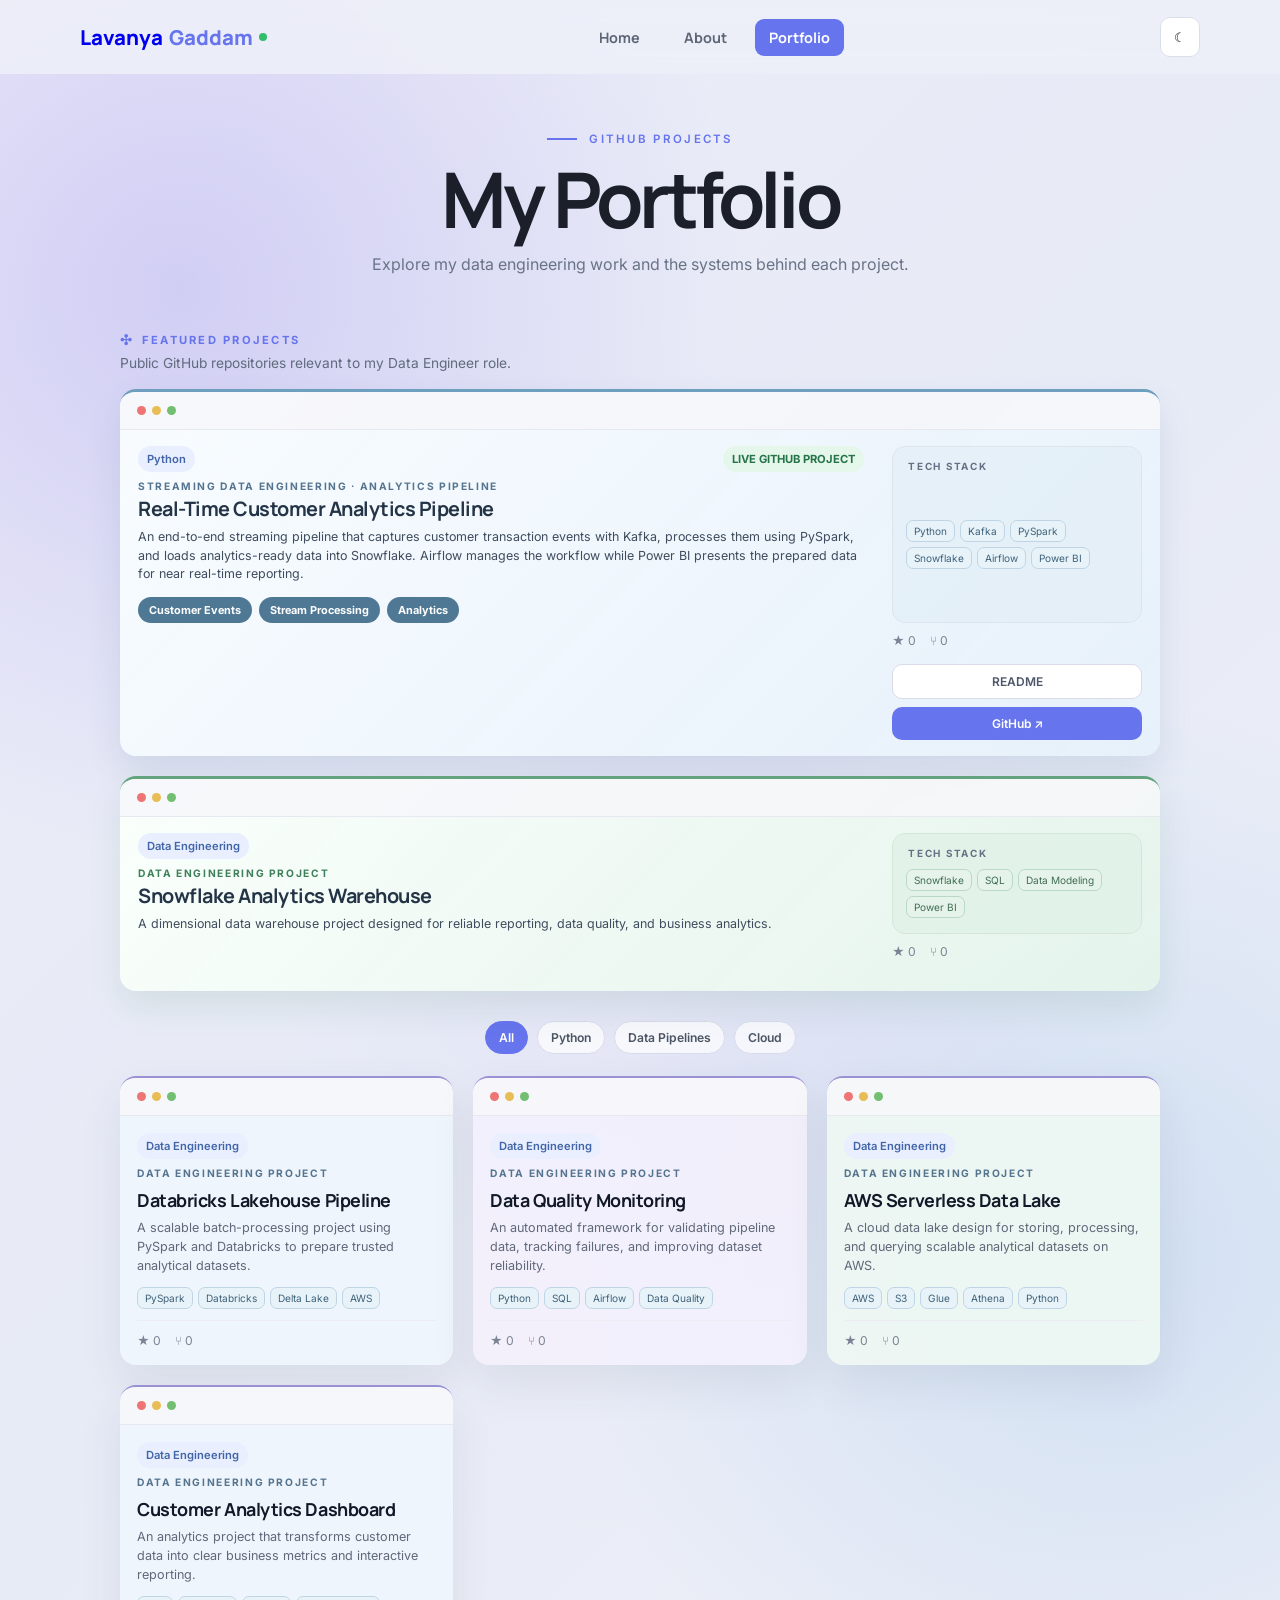
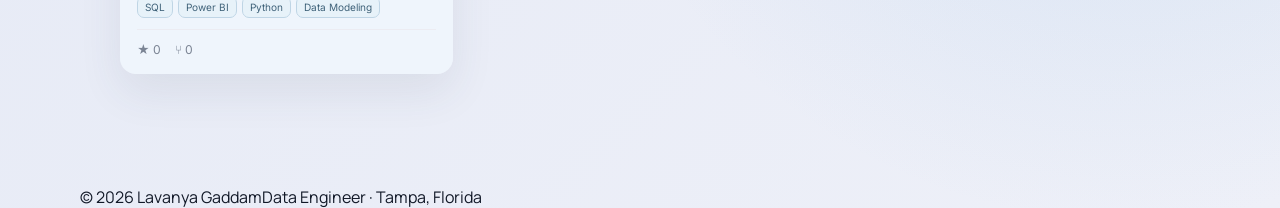
<file: portfolio.html>
<!doctype html>
<html lang="en">
<head>
  <meta charset="utf-8">
  <meta name="viewport" content="width=device-width, initial-scale=1">
  <title>Portfolio | Lavanya Gaddam</title>
  <link rel="preconnect" href="https://fonts.googleapis.com">
  <link rel="preconnect" href="https://fonts.gstatic.com" crossorigin>
  <link href="https://fonts.googleapis.com/css2?family=Inter:wght@400;500;600&family=Manrope:wght@400;500;600;700;800&display=swap" rel="stylesheet">
  <style>
    body.portfolio-body{margin:0;font-family:"Manrope",Arial,sans-serif;background:radial-gradient(circle at 15% 18%,rgba(160,145,255,.16),transparent 29%),radial-gradient(circle at 86% 72%,rgba(187,205,255,.18),transparent 31%),linear-gradient(135deg,#f7f6fc 0%,#f0f1fa 52%,#f8f7fc 100%);color:#111827;transition:.3s ease}
    .portfolio-effects{position:fixed;inset:0;z-index:0;overflow:hidden;pointer-events:none}
    .portfolio-stars{position:absolute;inset:0;background-image:radial-gradient(circle,#6f79a8 1px,transparent 1.5px);background-size:76px 76px;opacity:.12;animation:portfolioTwinkle 4s ease-in-out infinite alternate}
    .portfolio-stars.two{background-size:131px 131px;background-position:33px 45px;opacity:.07}
    .portfolio-rocket{display:none;position:absolute;font-size:18px;opacity:.28;filter:saturate(.85)}
    .portfolio-rocket.one{left:-45px;bottom:12%;transform:rotate(35deg);animation:portfolioRocketOne 16s linear infinite}
    .portfolio-rocket.two{right:-45px;top:24%;font-size:15px;transform:rotate(-140deg);animation:portfolioRocketTwo 21s linear infinite}
    @keyframes portfolioTwinkle{from{opacity:.07}to{opacity:.18}}
    @keyframes portfolioRocketOne{from{left:-45px;bottom:10%}to{left:105%;bottom:72%}}
    @keyframes portfolioRocketTwo{from{right:-45px;top:18%}to{right:105%;top:72%}}
    .portfolio-body .container{width:min(1120px,92%);margin-inline:auto}
    .portfolio-header{position:sticky!important;top:0!important;z-index:1000!important;background:rgba(247,247,251,.88)!important;backdrop-filter:blur(14px)}
    .portfolio-nav{height:74px;display:flex;align-items:center;justify-content:space-between;gap:30px}
    .portfolio-brand{display:flex;align-items:center;gap:6px;font-size:1.28rem;font-weight:800}
    .portfolio-brand .brand-last{color:#6674ed}.portfolio-brand .brand-dot{width:8px;height:8px;border-radius:50%;background:#31bd6b}
    .portfolio-links{display:flex;align-items:center;gap:14px}
    .portfolio-links a{padding:9px 14px;border-radius:9px;color:#5d6678;font-size:.9rem;font-weight:700}
    .portfolio-links a:hover,.portfolio-links a.active{background:#6674ed;color:#fff}
    .theme-toggle{width:40px;height:40px;border:1px solid #d8deea;border-radius:10px;background:#fff;color:#111827;cursor:pointer}
    .portfolio-page{position:relative!important;z-index:1;inset:auto!important;transform:none!important;min-height:calc(100vh - 74px);margin:0!important;padding:0!important;background:transparent}
    .portfolio-page .page-inner{padding:58px 0 82px}
    .portfolio-intro{position:relative!important;inset:auto!important;transform:none!important;width:min(900px,100%);text-align:center;margin:0 auto 58px!important;padding:0!important}
    .portfolio-eyebrow{display:flex;align-items:center;justify-content:center;gap:12px;margin-bottom:15px;color:#6674ed;font-family:"Inter",Arial,sans-serif;font-size:.72rem;font-weight:600;letter-spacing:.2em}
    .portfolio-eyebrow:before{content:"";width:30px;height:2px;background:#6674ed}
    .portfolio-intro h1{margin:0;color:#1b1f29;font-size:clamp(2.8rem,6vw,5.2rem);line-height:1;letter-spacing:-.055em}
    .portfolio-intro p{margin:16px auto 0;color:#697386;font-family:"Inter",Arial,sans-serif;font-size:1rem}
    .github-projects{position:relative!important;inset:auto!important;transform:none!important;width:min(1040px,100%);margin:0 auto!important;padding:0 0 30px!important}
    .projects-heading{position:relative!important;inset:auto!important;transform:none!important;display:block;margin:0 0 18px!important;padding:0!important}
    .featured-label{display:flex;align-items:center;gap:10px;color:#6674ed;font-family:"Inter",Arial,sans-serif;font-size:.7rem;font-weight:700;letter-spacing:.2em;text-transform:uppercase}
    .featured-label:before{content:"✣";font-size:.85rem;letter-spacing:0}
    .projects-heading p{margin:7px 0 0;color:#606b7c;font-family:"Inter",Arial,sans-serif;font-size:.86rem}
    .project-filters{position:static!important;transform:none!important;display:flex;flex-wrap:wrap;justify-content:center;gap:9px;margin:30px 0 22px}
    .filter-button{padding:8px 13px;border:1px solid #d9dbea;border-radius:999px;background:rgba(255,255,255,.7);color:#4b5563;font-family:"Inter",Arial,sans-serif;font-size:.76rem;font-weight:600;cursor:pointer}
    .filter-button.active{border-color:#6674ed;background:#6674ed;color:#fff}
    .featured-grid,.github-grid{position:relative!important;inset:auto!important;transform:none!important;display:grid;gap:20px;align-items:start}
    .featured-grid{grid-template-columns:1fr}
    .github-grid{grid-template-columns:repeat(3,minmax(0,1fr))}
    .repo-card{position:relative!important;inset:auto!important;transform:none!important;display:flex;flex-direction:column;width:100%!important;min-height:225px;margin:0!important;border:0;border-top:2px solid #9a91d5;border-radius:16px;background:rgba(255,255,255,.84);overflow:hidden;box-shadow:0 12px 30px rgba(70,72,112,.07)}
    .repo-card.featured{grid-column:1/-1;min-height:210px;border:0;border-top:3px solid #6f9fbe;background:linear-gradient(135deg,rgba(249,253,255,.97),rgba(230,241,250,.94));box-shadow:0 16px 34px rgba(50,98,133,.12)}
    .featured-grid .repo-card:nth-child(2){border-top-color:#63a47f;background:linear-gradient(135deg,rgba(250,255,252,.97),rgba(228,244,234,.94));box-shadow:0 16px 34px rgba(48,119,78,.11)}
    .repo-card.featured .repo-content{display:grid;grid-template-columns:minmax(0,2.2fr) minmax(250px,.7fr);grid-template-rows:auto auto auto 1fr auto auto;column-gap:28px;row-gap:0;align-items:start;padding:16px 18px}
    .repo-card.featured .repo-meta{grid-column:1;grid-row:1}
    .repo-card.featured .repo-kicker{grid-column:1;grid-row:2}
    .repo-card.featured h3{grid-column:1;grid-row:3;color:#243447!important;opacity:1!important;visibility:visible!important}
    .repo-card.featured .repo-description{grid-column:1;grid-row:4}
    .repo-card.featured .repo-features{grid-column:1;grid-row:5}
    .repo-kicker{margin:8px 0 0;color:#55748f;font-family:"Inter",Arial,sans-serif;font-size:.64rem;font-weight:700;letter-spacing:.16em;text-transform:uppercase}
    .repo-features{display:flex;flex-wrap:wrap;gap:7px;margin:13px 0 0}
    .repo-feature{padding:6px 11px;border-radius:999px;background:#4f7894;color:#fff;font-family:"Inter",Arial,sans-serif;font-size:.68rem;font-weight:700}
    .featured-grid .repo-card:nth-child(2) .repo-feature{background:#4c8965}
    .featured-grid .repo-card:nth-child(2) .repo-kicker{color:#3f7f5a}
    .repo-card.featured h3{font-size:1.24rem!important;margin-top:5px!important}
    .repo-card.featured .repo-description{max-width:none;color:#3f4c5d;font-size:.78rem;line-height:1.5}
    .repo-card.featured .repo-topics{grid-column:2;grid-row:1/6;align-self:stretch;align-content:center;margin:0;padding:32px 13px 12px;border:1px solid #dce5ed;border-radius:13px;background:rgba(228,239,247,.86);position:relative}
    .repo-card.featured .repo-topics:before{content:"TECH STACK";position:absolute;top:13px;left:15px;color:#667085;font-family:"Inter",Arial,sans-serif;font-size:.62rem;font-weight:700;letter-spacing:.18em}
    .featured-grid .repo-card:nth-child(2) .repo-topics{background:rgba(226,242,232,.9);border-color:#d3e7d9}
    .repo-card.featured .repo-footer{grid-column:2;grid-row:6;align-self:end;flex-direction:column;align-items:stretch;justify-content:flex-end;width:100%;margin:10px 0 0;padding:0;border:0;background:transparent}
    .repo-card.featured .repo-stats{width:100%;justify-content:flex-start;margin-bottom:4px}
    .repo-card.featured .repo-actions{flex-direction:column}.repo-card.featured .repo-link{text-align:center}
    .github-grid .repo-card:nth-child(3n+1){background:rgba(239,246,252,.92)}
    .github-grid .repo-card:nth-child(3n+2){background:rgba(244,240,252,.92)}
    .github-grid .repo-card:nth-child(3n){background:rgba(238,248,242,.92)}
    .repo-card-top{height:38px;display:flex;align-items:center;gap:6px;padding:0 17px;border-bottom:1px solid #e8e8f0;background:rgba(247,247,251,.82)}
    .window-dot{width:9px;height:9px;border-radius:50%}.window-dot.red{background:#ef7474}.window-dot.yellow{background:#e9bd55}.window-dot.green{background:#72bf72}
    .repo-content{position:static!important;transform:none!important;display:flex;flex:1;flex-direction:column;padding:17px}
    .repo-meta{display:flex;align-items:center;justify-content:space-between;gap:12px}
    .repo-language{padding:6px 9px;border-radius:999px;background:#e9efff;color:#4265a8;font-family:"Inter",Arial,sans-serif;font-size:.7rem;font-weight:600}
    .repo-status{margin-left:8px;padding:6px 9px;border-radius:999px;background:#fff3d6;color:#946200;font-family:"Inter",Arial,sans-serif;font-size:.7rem;font-weight:700}
    .repo-status.live{background:#e5f6eb;color:#247447}
    .repo-card h3{position:static!important;transform:none!important;margin:11px 0 7px!important;font-size:1.12rem!important;line-height:1.22!important;letter-spacing:-.025em}
    .repo-description{margin:0;color:#60697a;font-family:"Inter",Arial,sans-serif;font-size:.79rem;line-height:1.5}
    .repo-topics{display:flex;flex-wrap:wrap;gap:5px;margin:11px 0}.repo-topic{padding:4px 7px;border:1px solid #bfd5e5;border-radius:7px;background:#e7f2f9;color:#3f6279;font-family:"Inter",Arial,sans-serif;font-size:.63rem}
    .featured-grid .repo-card:nth-child(2) .repo-topic{border-color:#b9d9c5;background:#e5f3ea;color:#416d52}
    .repo-footer{display:flex;align-items:center;justify-content:space-between;gap:12px;margin-top:auto;padding-top:12px;border-top:1px solid #ececf2}
    .repo-stats{display:flex;gap:14px;color:#7b8494;font-family:"Inter",Arial,sans-serif;font-size:.76rem}
    .repo-actions{display:flex;gap:8px}.repo-link{padding:9px 12px;border-radius:10px;background:#6674ed;color:#fff;font-family:"Inter",Arial,sans-serif;font-size:.75rem;font-weight:600}.repo-link.secondary{border:1px solid #d9dbea;background:#fff;color:#4f596b}
    .projects-status{grid-column:1/-1;padding:38px;border:1px dashed #ced3df;border-radius:18px;text-align:center;color:#6b7280;font-family:"Inter",Arial,sans-serif}
    body.dark-mode{background:#090d1a;color:#f8fafc}
    body.dark-mode .portfolio-stars{background-image:radial-gradient(circle,#fff 1px,transparent 1.6px);opacity:.3}
    body.dark-mode .portfolio-stars.two{opacity:.16}
    body.dark-mode .portfolio-rocket{display:block;opacity:.72}
    body.dark-mode .portfolio-header{background:rgba(9,13,26,.9)!important;backdrop-filter:blur(14px)}
    body.dark-mode .portfolio-brand .brand-first{color:#fff}
    body.dark-mode .portfolio-links a{color:#b7bfd0}
    body.dark-mode .portfolio-links a:hover,body.dark-mode .portfolio-links a.active{background:#6674ed;color:#fff}
    body.dark-mode .theme-toggle{background:#141a2a;border-color:#30384c;color:#fff}
    body.dark-mode .portfolio-intro h1{color:#f8fafc}
    body.dark-mode .portfolio-intro p{color:#aab4c7}
    body.dark-mode .projects-heading p{color:#9da8ba}
    body.dark-mode .filter-button{border-color:#313a50;background:#151b2b;color:#b7c0d1}
    body.dark-mode .filter-button.active{border-color:#6674ed;background:#6674ed;color:#fff}
    body.dark-mode .repo-card{border:0;border-top:2px solid #7468bd;background:rgba(18,24,41,.9);box-shadow:none}
    body.dark-mode .repo-card.featured{border:0;border-top:3px solid #6f9fbe}
    body.dark-mode .featured-grid .repo-card:nth-child(2){border-top-color:#63a47f}
    body.dark-mode .repo-card.featured{background:linear-gradient(135deg,#121b2c,#17253a)!important}
    body.dark-mode .featured-grid .repo-card:nth-child(2){background:linear-gradient(135deg,#12231e,#193128)!important}
    body.dark-mode .github-grid .repo-card:nth-child(3n+1),body.dark-mode .github-grid .repo-card:nth-child(3n+2),body.dark-mode .github-grid .repo-card:nth-child(3n){background:rgba(18,24,41,.94)!important}
    body.dark-mode .repo-card-top{border-bottom-color:#30384c;background:#101728!important}
    body.dark-mode .repo-card h3{color:#f5f7fb!important}
    body.dark-mode .repo-description{color:#aab4c7}
    body.dark-mode .repo-card.featured h3{color:#f3f6fb!important}
    body.dark-mode .repo-card.featured .repo-description{color:#c2cad7}
    body.dark-mode .repo-kicker{color:#8eb8d7}
    body.dark-mode .repo-status{background:#3b3118;color:#f4cf72}
    body.dark-mode .repo-status.live{background:#183b2a;color:#81d5a4}
    body.dark-mode .repo-topic{border-color:#355a73;background:#1d3648;color:#a9cee5}
    body.dark-mode .featured-grid .repo-card:nth-child(2) .repo-topic{border-color:#37634a;background:#1e3b2b;color:#a8d6b8}
    body.dark-mode .repo-card.featured .repo-topics{background:#182235;border-color:#303b51}
    body.dark-mode .featured-grid .repo-card:nth-child(2) .repo-topics{background:#172b25;border-color:#2e4a40}
    body.dark-mode .repo-footer{border-top-color:#30384c}
    body.dark-mode .repo-link.secondary{border-color:#394258;background:#151b2b;color:#c4ccda}
    @media(max-width:900px) and (min-width:761px){.github-grid{grid-template-columns:repeat(2,minmax(0,1fr))}}
    @media(max-width:760px){.portfolio-links{display:none}.portfolio-nav{height:66px}.portfolio-page .page-inner{padding-top:52px}.portfolio-intro{margin-bottom:48px}.portfolio-intro h1{font-size:clamp(2.6rem,15vw,4rem)}.projects-heading{align-items:flex-start;flex-direction:column}.github-grid{grid-template-columns:1fr}.repo-card.featured .repo-content{display:flex}.repo-card.featured .repo-footer{margin-top:auto;padding-top:18px}.repo-card.featured{min-height:300px}}
  </style>
  <link rel="stylesheet" href="styles.css?v=23">
</head>
<body class="portfolio-body">
<div class="portfolio-effects" aria-hidden="true">
  <div class="portfolio-stars"></div>
  <div class="portfolio-stars two"></div>
  <div class="portfolio-stars three"></div>
  <div class="portfolio-stars four"></div>
  <div class="portfolio-rocket one" aria-hidden="true"><span class="rocket-art"></span></div>
  <div class="portfolio-rocket two" aria-hidden="true"><span class="rocket-art"></span></div>
</div>
<header class="portfolio-header">
  <div class="container portfolio-nav">
    <a class="portfolio-brand" href="index.html">
      <span class="brand-first">Lavanya</span>
      <span class="brand-last">Gaddam</span>
      <span class="brand-dot"></span>
    </a>
    <nav class="portfolio-links">
      <a href="index.html">Home</a>
      <a href="about.html">About</a>
      <a class="active" href="portfolio.html">Portfolio</a>
    </nav>
    <button class="theme-toggle" id="themeToggle" type="button" aria-label="Change theme">☾</button>
  </div>
</header>

<main class="portfolio-page">
  <div class="container page-inner">
    <section class="portfolio-intro">
      <div class="portfolio-eyebrow">GITHUB PROJECTS</div>
      <h1>My Portfolio</h1>
      <p>Explore my data engineering work and the systems behind each project.</p>
    </section>

    <section class="github-projects">
      <div class="projects-heading">
        <div>
          <div class="featured-label">Featured Projects</div>
          <p>Public GitHub repositories relevant to my Data Engineer role.</p>
        </div>
      </div>
      <div class="featured-grid" id="featuredGrid"></div>
      <div class="project-filters">
        <button class="filter-button active" type="button" data-filter="all">All</button>
        <button class="filter-button" type="button" data-filter="python">Python</button>
        <button class="filter-button" type="button" data-filter="pipeline">Data Pipelines</button>
        <button class="filter-button" type="button" data-filter="cloud">Cloud</button>
      </div>
      <div class="github-grid" id="githubGrid">
        <div class="projects-status">Loading GitHub projects…</div>
      </div>
    </section>
  </div>
</main>

<footer class="dark-footer"><div class="container foot"><span>© 2026 Lavanya Gaddam</span><span>Data Engineer · Tampa, Florida</span></div></footer>
<script>
  const themeToggle=document.getElementById("themeToggle");
  const savedTheme=localStorage.getItem("portfolio-theme");
  if(savedTheme==="dark"){
    document.body.classList.add("dark-mode");
    themeToggle.textContent="☀";
  }
  themeToggle.addEventListener("click",()=>{
    document.body.classList.toggle("dark-mode");
    const dark=document.body.classList.contains("dark-mode");
    themeToggle.textContent=dark?"☀":"☾";
    localStorage.setItem("portfolio-theme",dark?"dark":"light");
  });

  const githubGrid=document.getElementById("githubGrid");
  const featuredGrid=document.getElementById("featuredGrid");
  const filters=document.querySelectorAll(".filter-button");
  let portfolioRepos=[];

  const curated={
    "real-time-customer-analytics":{
      title:"Real-Time Customer Analytics Pipeline",
      subtitle:"Streaming data engineering · analytics pipeline",
      description:"An end-to-end streaming pipeline that captures customer transaction events with Kafka, processes them using PySpark, and loads analytics-ready data into Snowflake. Airflow manages the workflow while Power BI presents the prepared data for near real-time reporting.",
      features:["Customer Events","Stream Processing","Analytics"],
      topics:["Python","Kafka","PySpark","Snowflake","Airflow","Power BI"],
      categories:["python","pipeline","cloud"]
    },
    "cloud-etl-data-pipeline":{
      title:"Cloud ETL Data Pipeline",
      subtitle:"Cloud ETL · orchestration · data quality",
      description:"A cloud-focused ETL workflow designed to ingest data from multiple sources, apply Python and SQL transformations, validate data quality, and load trusted datasets for downstream analytics. Airflow coordinates the pipeline and Azure provides the cloud foundation.",
      features:["Ingestion","Validation","Loading"],
      topics:["Python","SQL","Airflow","Azure","ETL"],categories:["python","pipeline","cloud"]
    },
    "snowflake-data-warehouse":{
      title:"Snowflake Analytics Warehouse",
      description:"A dimensional data warehouse project designed for reliable reporting, data quality, and business analytics.",
      topics:["Snowflake","SQL","Data Modeling","Power BI"],categories:["pipeline","cloud"]
    },
    "databricks-lakehouse":{
      title:"Databricks Lakehouse Pipeline",
      description:"A scalable batch-processing project using PySpark and Databricks to prepare trusted analytical datasets.",
      topics:["PySpark","Databricks","Delta Lake","AWS"],categories:["python","pipeline","cloud"]
    },
    "data-quality-monitoring":{
      title:"Data Quality Monitoring",
      description:"An automated framework for validating pipeline data, tracking failures, and improving dataset reliability.",
      topics:["Python","SQL","Airflow","Data Quality"],categories:["python","pipeline"]
    },
    "aws-serverless-data-lake":{
      title:"AWS Serverless Data Lake",
      description:"A cloud data lake design for storing, processing, and querying scalable analytical datasets on AWS.",
      topics:["AWS","S3","Glue","Athena","Python"],categories:["python","pipeline","cloud"]
    },
    "customer-analytics-dashboard":{
      title:"Customer Analytics Dashboard",
      description:"An analytics project that transforms customer data into clear business metrics and interactive reporting.",
      topics:["SQL","Power BI","Python","Data Modeling"],categories:["python","pipeline"]
    }
  };

  const plannedProjects=["snowflake-data-warehouse","databricks-lakehouse","data-quality-monitoring","aws-serverless-data-lake","customer-analytics-dashboard"].map(name=>({
    name,language:"Data Engineering",topics:[],description:"",html_url:"",stargazers_count:0,forks_count:0,planned:true
  }));

  const realProject={
    name:"real-time-customer-analytics",
    language:"Python",
    topics:["Python","Kafka","PySpark","Snowflake","Airflow","Power BI"],
    description:"A streaming data pipeline that processes customer transaction events and delivers analytics-ready data for near real-time reporting.",
    html_url:"https://github.com/glavanya0110-spec/real-time-customer-analytics",
    stargazers_count:0,
    forks_count:0,
    isRealProject:true
  };

  const relevanceWords=["data","analytics","pipeline","etl","kafka","spark","snowflake","airflow","databricks","azure","aws","python","sql","warehouse","stream"];

  function safe(value){
    return String(value??"").replace(/[&<>"']/g,char=>({"&":"&amp;","<":"&lt;",">":"&gt;",'"':"&quot;","'":"&#039;"}[char]));
  }

  function relevant(repo){
    if(repo.fork||repo.archived) return false;
    if(["glavanya0110-spec","lavanya-portfolio"].includes(repo.name)) return false;
    const text=[repo.name,repo.description,...(repo.topics||[])].join(" ").toLowerCase();
    return relevanceWords.some(word=>text.includes(word));
  }

  function card(repo,index=0){
    const details=curated[repo.name]||{};
    const title=details.title||repo.name.replace(/[-_]/g," ");
    const description=details.description||repo.description||"Open the repository to explore the project code and documentation.";
    const subtitle=details.subtitle||"Data engineering project";
    const features=details.features||[];
    const topics=details.topics?.length?details.topics:(repo.topics||[]).slice(0,6);
    const categories=details.categories||[repo.language?.toLowerCase()].filter(Boolean);
    const homepage=repo.homepage&&repo.homepage.startsWith("http")?repo.homepage:"";
    return `
      <article class="repo-card ${index<2?'featured':''}" data-categories="${safe(categories.join(" "))}">
        <div class="repo-card-top">
          <span class="window-dot red"></span><span class="window-dot yellow"></span><span class="window-dot green"></span>
        </div>
        <div class="repo-content">
          <div class="repo-meta">
            <span class="repo-language">${safe(repo.language||"Data Engineering")}</span>
            ${repo.planned?'':'<span class="repo-status live">LIVE GITHUB PROJECT</span>'}
          </div>
          <div class="repo-kicker">${safe(subtitle)}</div>
          <h3>${safe(title)}</h3>
          <p class="repo-description">${safe(description)}</p>
          ${features.length?`<div class="repo-features">${features.map(feature=>`<span class="repo-feature">${safe(feature)}</span>`).join("")}</div>`:""}
          <div class="repo-topics">${topics.map(topic=>`<span class="repo-topic">${safe(topic)}</span>`).join("")}</div>
          <div class="repo-footer">
            <div class="repo-stats"><span>★ ${repo.stargazers_count||0}</span><span>⑂ ${repo.forks_count||0}</span></div>
            <div class="repo-actions">
              ${repo.planned?'':`<a class="repo-link secondary" href="${safe(repo.html_url)}#readme" target="_blank" rel="noopener">README</a><a class="repo-link" href="${safe(repo.html_url)}" target="_blank" rel="noopener">GitHub ↗</a>`}
              ${homepage?`<a class="repo-link" href="${safe(homepage)}" target="_blank" rel="noopener">Live ↗</a>`:""}
            </div>
          </div>
        </div>
      </article>`;
  }

  function render(filter="all"){
    const featured=portfolioRepos.slice(0,2);
    const repositories=portfolioRepos.slice(2);
    featuredGrid.innerHTML=featured.map((repo,index)=>card(repo,index)).join("");
    const shown=repositories.filter(repo=>{
      if(filter==="all") return true;
      const categories=(curated[repo.name]?.categories||[]).join(" ");
      const text=[categories,repo.language,...(repo.topics||[]),repo.name,repo.description].join(" ").toLowerCase();
      return text.includes(filter);
    });
    githubGrid.innerHTML=shown.length?shown.map(repo=>card(repo,2)).join(""):'<div class="projects-status">No matching Data Engineering repositories yet.</div>';
  }

  filters.forEach(button=>button.addEventListener("click",()=>{
    filters.forEach(item=>item.classList.remove("active"));
    button.classList.add("active");
    render(button.dataset.filter);
  }));

  fetch("https://api.github.com/users/glavanya0110-spec/repos?sort=updated&per_page=100")
    .then(response=>{if(!response.ok) throw new Error("GitHub request failed");return response.json();})
    .then(repos=>{
      const matchingRepos=repos.filter(relevant).filter(repo=>repo.name!==realProject.name);
      const githubReal=repos.find(repo=>repo.name===realProject.name);
      portfolioRepos=[githubReal||realProject,...matchingRepos,...plannedProjects]
        .filter((repo,index,array)=>array.findIndex(item=>item.name===repo.name)===index)
        .slice(0,7);
      render();
    })
    .catch(()=>{
      portfolioRepos=[realProject,...plannedProjects];
      render();
    });
</script>
</body>
</html>
</file>
<file: styles.css>
:root {
  --page-light: radial-gradient(circle at 14% 16%, rgba(128, 112, 235, .24), transparent 30%),
    radial-gradient(circle at 88% 70%, rgba(118, 174, 224, .22), transparent 33%),
    radial-gradient(circle at 55% 48%, rgba(202, 184, 241, .18), transparent 38%),
    linear-gradient(135deg, #ececf8 0%, #e7ebf6 48%, #eef0f8 100%);
  --page-dark: radial-gradient(circle at 18% 24%, rgba(44, 66, 86, .14), transparent 31%),
    radial-gradient(circle at 82% 76%, rgba(64, 50, 118, .12), transparent 34%),
    #080d12;
  --dark-surface: #10171f;
  --dark-surface-soft: #141c25;
  --dark-border: #293744;
  --dark-text: #f7f9fb;
  --dark-muted: #b7c0ca;
  --ink: #1e2633;
  --muted: #667085;
  --accent: #6674ed;
  --line: rgba(106, 117, 145, .18);
  --shadow: 0 18px 44px rgba(55, 63, 94, .09);
}

*, *::before, *::after { box-sizing: border-box; }

html {
  scroll-behavior: smooth;
  color-scheme: light;
}

body {
  min-height: 100vh;
  background: var(--page-light) !important;
  color: var(--ink);
  font-family: "Manrope", Arial, sans-serif;
  -webkit-font-smoothing: antialiased;
  text-rendering: optimizeLegibility;
}

body.dark-mode {
  color-scheme: dark;
  background: var(--page-dark) !important;
  color: var(--dark-text) !important;
}

/* One dark-mode system shared by Home, About, and Portfolio. */
body.dark-mode .home-main,
body.about-page.dark-mode .about-main,
body.about-page.dark-mode .about-space,
body.portfolio-body.dark-mode .portfolio-page,
body.portfolio-body.dark-mode .portfolio-effects {
  background: var(--page-dark) !important;
}

body.dark-mode .home-header,
body.about-page.dark-mode .about-header,
body.portfolio-body.dark-mode .portfolio-header {
  background: rgba(8, 13, 18, .96) !important;
  color: var(--dark-text) !important;
  backdrop-filter: blur(14px) !important;
}

body.dark-mode .home-links a,
body.about-page.dark-mode .about-links a,
body.portfolio-body.dark-mode .portfolio-links a {
  color: var(--dark-muted) !important;
}

body.dark-mode .home-links a:hover,
body.dark-mode .home-links a.active,
body.about-page.dark-mode .about-links a:hover,
body.about-page.dark-mode .about-links a.active,
body.portfolio-body.dark-mode .portfolio-links a:hover,
body.portfolio-body.dark-mode .portfolio-links a.active {
  background: var(--accent) !important;
  color: #fff !important;
}

body.dark-mode .theme-toggle,
body.about-page.dark-mode .theme-toggle,
body.portfolio-body.dark-mode .theme-toggle {
  background: var(--dark-surface) !important;
  border-color: var(--dark-border) !important;
  color: #fff !important;
}

body.dark-mode .home-tag,
body.about-page.dark-mode .about-info-tag,
body.portfolio-body.dark-mode .filter-button {
  background: var(--dark-surface) !important;
  border-color: var(--dark-border) !important;
  color: #d2d9e6 !important;
}

body.about-page.dark-mode .build-card,
body.about-page.dark-mode .journey-card,
body.about-page.dark-mode .education-card,
body.about-page.dark-mode .certification-card,
body.portfolio-body.dark-mode .repo-card,
body.portfolio-body.dark-mode .repo-card.featured,
body.portfolio-body.dark-mode .github-grid .repo-card {
  background: rgba(15, 22, 30, .94) !important;
  color: var(--dark-text) !important;
}

body.about-page.dark-mode .about-description,
body.about-page.dark-mode .journey-card p,
body.about-page.dark-mode .education-card p,
body.about-page.dark-mode .certification-card p,
body.portfolio-body.dark-mode .repo-description,
body.portfolio-body.dark-mode .portfolio-intro p {
  color: var(--dark-muted) !important;
}

body.about-page.dark-mode .about-connect-section {
  background: linear-gradient(135deg, #0c131a, #111823 52%, #0d171d) !important;
  border-top-color: var(--dark-border) !important;
}

/* Akshay-inspired night presentation, applied consistently to all pages. */
body.dark-mode,
body.about-page.dark-mode,
body.portfolio-body.dark-mode {
  background: #090e14 !important;
}

body.dark-mode .home-main,
body.about-page.dark-mode .about-main,
body.about-page.dark-mode .about-space,
body.portfolio-body.dark-mode .portfolio-page,
body.portfolio-body.dark-mode .portfolio-effects {
  background: radial-gradient(circle at 78% 72%, rgba(52, 42, 112, .1), transparent 28%) !important;
}

body.dark-mode .space-effects,
body.about-page.dark-mode .about-space,
body.portfolio-body.dark-mode .portfolio-effects {
  display: block !important;
  position: fixed !important;
  inset: 0 !important;
  z-index: 0 !important;
  overflow: hidden !important;
  pointer-events: none !important;
}

body.dark-mode .home-main,
body.about-page.dark-mode .about-main,
body.portfolio-body.dark-mode .portfolio-page {
  position: relative !important;
  z-index: 1 !important;
}

body.dark-mode .home-header,
body.about-page.dark-mode .about-header,
body.portfolio-body.dark-mode .portfolio-header {
  position: relative !important;
  top: auto !important;
  z-index: 100 !important;
  background: rgba(9, 14, 20, .93) !important;
  backdrop-filter: blur(10px) !important;
}

body.dark-mode .home-links a,
body.about-page.dark-mode .about-links a,
body.portfolio-body.dark-mode .portfolio-links a {
  position: relative;
  background: transparent !important;
  border-radius: 0 !important;
  color: #cbd2dc !important;
}

body.dark-mode .home-links a.active,
body.about-page.dark-mode .about-links a.active,
body.portfolio-body.dark-mode .portfolio-links a.active {
  color: #fff !important;
}

body.dark-mode .home-links a.active::after,
body.about-page.dark-mode .about-links a.active::after,
body.portfolio-body.dark-mode .portfolio-links a.active::after {
  content: "";
  position: absolute;
  left: 25%;
  right: 25%;
  bottom: 1px;
  height: 2px;
  border-radius: 999px;
  background: #7b70ff;
  box-shadow: 0 0 9px rgba(123, 112, 255, .72);
}

body.dark-mode .home-title,
body.about-page.dark-mode .about-name,
body.portfolio-body.dark-mode .portfolio-intro h1 {
  color: #f8fafc !important;
}

body.about-page.dark-mode .outline-name {
  color: transparent !important;
  -webkit-text-stroke-color: #7b70ff !important;
}

body.portfolio-body.dark-mode .repo-card,
body.portfolio-body.dark-mode .repo-card.featured,
body.portfolio-body.dark-mode .github-grid .repo-card {
  background: rgba(10, 17, 23, .72) !important;
  border: 0 !important;
  border-top: 2px solid #38d7e5 !important;
  box-shadow: 0 -5px 22px rgba(56, 215, 229, .08) !important;
}

body.portfolio-body.dark-mode .featured-grid .repo-card:nth-child(2),
body.portfolio-body.dark-mode .github-grid .repo-card:nth-child(even) {
  border-top-color: #57dc83 !important;
  box-shadow: 0 -5px 22px rgba(87, 220, 131, .07) !important;
}

body.portfolio-body.dark-mode .repo-card h3,
body.portfolio-body.dark-mode .repo-card.featured h3 {
  color: #42d3e3 !important;
}

body.portfolio-body.dark-mode .featured-grid .repo-card:nth-child(2) h3,
body.portfolio-body.dark-mode .github-grid .repo-card:nth-child(even) h3 {
  color: #62d98b !important;
}

body.portfolio-body.dark-mode .repo-topic {
  border-color: rgba(59, 210, 226, .4) !important;
  background: rgba(29, 118, 134, .3) !important;
  color: #bdf7fb !important;
}

body.portfolio-body.dark-mode .repo-link:not(.secondary) {
  background: #3ec9db !important;
  color: #061014 !important;
  box-shadow: 0 0 18px rgba(62, 201, 219, .18);
}

body.about-page.dark-mode .build-card,
body.about-page.dark-mode .journey-card,
body.about-page.dark-mode .education-card,
body.about-page.dark-mode .certification-card {
  background: rgba(10, 17, 23, .72) !important;
  border-color: rgba(64, 206, 222, .25) !important;
  box-shadow: none !important;
}

body.about-page.dark-mode .section-heading h2 {
  border-bottom-color: #48d2df !important;
}

/* Small CSS planet used only as quiet night decoration. */
body.about-page.dark-mode .about-space::after,
body.portfolio-body.dark-mode .portfolio-effects::after {
  content: "";
  position: absolute;
  right: 7%;
  bottom: 9%;
  width: 92px;
  aspect-ratio: 1;
  border-radius: 50%;
  opacity: .38;
  background:
    radial-gradient(circle at 36% 34%, rgba(255,255,255,.32) 0 2px, transparent 3px),
    radial-gradient(circle at 58% 58%, rgba(12,18,35,.35) 0 5px, transparent 6px),
    radial-gradient(circle at 42% 40%, #7569e8, #322b84 65%, #171537 100%);
  box-shadow: 0 0 0 12px rgba(105, 91, 231, .1), 0 0 38px rgba(94, 77, 224, .25);
}

body.about-page.dark-mode .about-space::before,
body.portfolio-body.dark-mode .portfolio-effects::before {
  content: "";
  position: absolute;
  z-index: 1;
  right: calc(7% - 18px);
  bottom: calc(9% + 40px);
  width: 128px;
  height: 12px;
  border: 2px solid rgba(138, 123, 255, .55);
  border-radius: 50%;
  transform: rotate(-12deg);
}

a, button { -webkit-tap-highlight-color: transparent; }
a { text-decoration: none; }
button, a { transition: color .2s ease, background-color .2s ease, border-color .2s ease, transform .2s ease, box-shadow .2s ease; }

:focus-visible {
  outline: 3px solid rgba(102, 116, 237, .42);
  outline-offset: 3px;
}

::selection { background: rgba(102, 116, 237, .2); }

/* Night-sky effects stay invisible in light mode. */
.about-page:not(.dark-mode) .about-stars,
.portfolio-body:not(.dark-mode) .portfolio-stars,
.about-page:not(.dark-mode) .about-rocket,
.portfolio-body:not(.dark-mode) .portfolio-rocket {
  display: none !important;
}

/* Bright, irregular night sky shared by Home, About and Portfolio. */
.dark-mode .stars,
.about-page.dark-mode .about-stars,
.portfolio-body.dark-mode .portfolio-stars {
  display: block;
  position: absolute !important;
  inset: 0 !important;
  pointer-events: none !important;
  background-image:
    radial-gradient(circle at 7% 19%, #fff 0 1px, transparent 1.45px),
    radial-gradient(circle at 18% 73%, #fff 0 1.35px, transparent 1.8px),
    radial-gradient(circle at 31% 37%, #fff 0 .7px, transparent 1.15px),
    radial-gradient(circle at 46% 88%, #fff 0 1.05px, transparent 1.5px),
    radial-gradient(circle at 59% 14%, #fff 0 .65px, transparent 1.1px),
    radial-gradient(circle at 72% 61%, #fff 0 1.25px, transparent 1.7px),
    radial-gradient(circle at 87% 29%, #fff 0 .9px, transparent 1.35px),
    radial-gradient(circle at 95% 82%, #fff 0 .65px, transparent 1.1px),
    radial-gradient(circle at 4% 58%, #fff 0 .7px, transparent 1.15px),
    radial-gradient(circle at 37% 7%, #fff 0 .9px, transparent 1.35px),
    radial-gradient(circle at 51% 54%, #fff 0 .65px, transparent 1.1px),
    radial-gradient(circle at 77% 93%, #fff 0 1px, transparent 1.45px),
    radial-gradient(circle at 91% 68%, #fff 0 .7px, transparent 1.15px) !important;
  background-size: 100% 100% !important;
  background-repeat: no-repeat !important;
  animation: starTwinkleA 2.15s ease-in-out infinite !important;
  will-change: opacity, filter;
}

.dark-mode .stars-two,
.about-page.dark-mode .stars-two,
.portfolio-body.dark-mode .portfolio-stars.two {
  background-image:
    radial-gradient(circle at 11% 91%, #dff4ff 0 .7px, transparent 1.15px),
    radial-gradient(circle at 25% 8%, #fff 0 1.05px, transparent 1.5px),
    radial-gradient(circle at 39% 64%, #dff4ff 0 .7px, transparent 1.15px),
    radial-gradient(circle at 54% 43%, #fff 0 1.4px, transparent 1.9px),
    radial-gradient(circle at 68% 92%, #fff 0 .75px, transparent 1.2px),
    radial-gradient(circle at 81% 11%, #fff 0 1px, transparent 1.45px),
    radial-gradient(circle at 92% 55%, #dff4ff 0 .65px, transparent 1.1px),
    radial-gradient(circle at 6% 34%, #fff 0 .65px, transparent 1.1px),
    radial-gradient(circle at 32% 82%, #fff 0 .85px, transparent 1.3px),
    radial-gradient(circle at 62% 25%, #dff4ff 0 .7px, transparent 1.15px),
    radial-gradient(circle at 74% 49%, #fff 0 1.05px, transparent 1.5px),
    radial-gradient(circle at 98% 16%, #fff 0 .65px, transparent 1.1px) !important;
  animation: starTwinkleB 3.1s ease-in-out -1.35s infinite !important;
}

.dark-mode .stars-three,
.about-page.dark-mode .stars-three,
.portfolio-body.dark-mode .portfolio-stars.three {
  background-image:
    radial-gradient(circle at 4% 46%, #fff 0 .9px, transparent 1.65px),
    radial-gradient(circle at 15% 27%, #fff 0 1.2px, transparent 1.9px),
    radial-gradient(circle at 28% 95%, #fff 0 .8px, transparent 1.5px),
    radial-gradient(circle at 41% 18%, #fff 0 1.05px, transparent 1.8px),
    radial-gradient(circle at 52% 72%, #fff 0 .85px, transparent 1.55px),
    radial-gradient(circle at 64% 34%, #fff 0 1.25px, transparent 2px),
    radial-gradient(circle at 76% 86%, #fff 0 .9px, transparent 1.65px),
    radial-gradient(circle at 89% 48%, #fff 0 1.15px, transparent 1.85px),
    radial-gradient(circle at 98% 7%, #fff 0 .8px, transparent 1.5px),
    radial-gradient(circle at 9% 66%, #fff 0 .65px, transparent 1.1px),
    radial-gradient(circle at 36% 51%, #fff 0 .8px, transparent 1.25px),
    radial-gradient(circle at 57% 91%, #fff 0 .7px, transparent 1.15px),
    radial-gradient(circle at 82% 5%, #fff 0 .9px, transparent 1.35px) !important;
  animation: starTwinkleC 2.7s ease-in-out -.7s infinite !important;
}

.dark-mode .stars-four,
.about-page.dark-mode .stars-four,
.portfolio-body.dark-mode .portfolio-stars.four {
  background-image:
    radial-gradient(circle at 2% 79%, #fff 0 1.1px, transparent 1.8px),
    radial-gradient(circle at 21% 43%, #fff 0 .75px, transparent 1.45px),
    radial-gradient(circle at 34% 6%, #fff 0 1.25px, transparent 2px),
    radial-gradient(circle at 48% 55%, #fff 0 .9px, transparent 1.65px),
    radial-gradient(circle at 61% 97%, #fff 0 1.05px, transparent 1.75px),
    radial-gradient(circle at 70% 20%, #fff 0 .8px, transparent 1.5px),
    radial-gradient(circle at 83% 69%, #fff 0 1.3px, transparent 2px),
    radial-gradient(circle at 94% 39%, #fff 0 .85px, transparent 1.55px),
    radial-gradient(circle at 13% 12%, #fff 0 .65px, transparent 1.1px),
    radial-gradient(circle at 43% 77%, #fff 0 .85px, transparent 1.3px),
    radial-gradient(circle at 66% 58%, #fff 0 .7px, transparent 1.15px),
    radial-gradient(circle at 91% 96%, #fff 0 .95px, transparent 1.4px) !important;
  animation: starTwinkleD 3.65s ease-in-out -1.95s infinite !important;
}

@keyframes starTwinkleA {
  0%, 100% { opacity: .12; filter: brightness(.72); }
  15%      { opacity: .34; filter: brightness(.9); }
  21%      { opacity: 1; filter: brightness(2.1) drop-shadow(0 0 2px rgba(225,242,255,.8)); }
  27%      { opacity: .28; filter: brightness(.85); }
  58%      { opacity: .62; filter: brightness(1.16); }
  82%      { opacity: .2; filter: brightness(.8); }
  88%      { opacity: 1; filter: brightness(2.25) drop-shadow(0 0 2px rgba(255,255,255,.9)); }
  94%      { opacity: .3; filter: brightness(.88); }
}

@keyframes starTwinkleB {
  0%, 100% { opacity: .18; filter: brightness(.76); }
  12%      { opacity: .5; filter: brightness(1); }
  32%      { opacity: .14; filter: brightness(.7); }
  43%      { opacity: .35; filter: brightness(.9); }
  48%      { opacity: 1; filter: brightness(2.2) drop-shadow(0 0 2px rgba(230,245,255,.85)); }
  54%      { opacity: .26; filter: brightness(.82); }
  77%      { opacity: .68; filter: brightness(1.2); }
  86%      { opacity: .22; filter: brightness(.8); }
}

@keyframes starTwinkleC {
  0%, 100% { opacity: .14; filter: brightness(.72); }
  18%      { opacity: .55; filter: brightness(1.08); }
  37%      { opacity: .18; filter: brightness(.76); }
  55%      { opacity: .4; filter: brightness(.92); }
  60%      { opacity: 1; filter: brightness(2.25) drop-shadow(0 0 2px rgba(255,255,255,.9)); }
  66%      { opacity: .25; filter: brightness(.8); }
  84%      { opacity: .62; filter: brightness(1.14); }
}

@keyframes starTwinkleD {
  0%, 100% { opacity: .2; filter: brightness(.8); }
  13%      { opacity: .42; filter: brightness(.94); }
  18%      { opacity: 1; filter: brightness(2.15) drop-shadow(0 0 2px rgba(225,242,255,.86)); }
  24%      { opacity: .22; filter: brightness(.78); }
  51%      { opacity: .7; filter: brightness(1.22); }
  70%      { opacity: .16; filter: brightness(.72); }
  86%      { opacity: .52; filter: brightness(1.02); }
}

/* Small illustrated space rocket, matching the soft purple reference style. */
.rocket-art {
  position: relative;
  display: block;
  width: 18px;
  height: 35px;
  clip-path: polygon(50% 0, 91% 68%, 66% 62%, 50% 100%, 34% 62%, 9% 68%);
  background: linear-gradient(90deg, #666cf2 0 32%, #ffffff 33% 67%, #8a70f2 68% 100%);
  filter: brightness(1.28) drop-shadow(0 0 3px rgba(142, 150, 255, .8));
}

.rocket-art::before {
  content: "";
  position: absolute;
  left: 6px;
  top: 25px;
  width: 6px;
  height: 16px;
  clip-path: polygon(50% 100%, 0 0, 100% 0);
  background: linear-gradient(#fff09a 0%, #ffad32 32%, #ff642f 68%, transparent 100%);
  filter: brightness(1.25) drop-shadow(0 2px 3px rgba(255,112,42,.9));
  animation: rocketFlame .8s ease-in-out infinite alternate;
}

.rocket-art::after {
  content: "";
  position: absolute;
  left: 6px;
  top: 10px;
  width: 4px;
  height: 4px;
  border-radius: 50%;
  background: #69dcff;
  border: 1px solid rgba(255,255,255,.95);
  box-shadow: 0 0 3px rgba(105,220,255,.75);
}

@keyframes rocketFlame {
  from { transform: scaleY(.72); opacity: .72; }
  to   { transform: scaleY(1.05); opacity: 1; }
}

/* Rockets move only with the dark/night theme. */
.about-page.dark-mode .about-rocket {
  display: block;
  position: absolute;
  opacity: .7;
  font-size: 18px;
}

.about-page.dark-mode .about-rocket.rocket-one {
  left: -50px;
  bottom: 12%;
  transform: rotate(35deg);
  animation: sharedRocketOne 17s linear infinite;
}

.about-page.dark-mode .about-rocket.rocket-two {
  right: -50px;
  top: 24%;
  font-size: 15px;
  transform: rotate(-140deg);
  animation: sharedRocketTwo 22s linear infinite;
}

@keyframes sharedRocketOne {
  from { left: -50px; bottom: 10%; }
  to   { left: 105%; bottom: 72%; }
}

@keyframes sharedRocketTwo {
  from { right: -50px; top: 18%; }
  to   { right: 105%; top: 72%; }
}

/* Two visibly different flight paths on every page. */
body.dark-mode .rocket.rocket-one,
.about-page.dark-mode .about-rocket.rocket-one,
.portfolio-body.dark-mode .portfolio-rocket.one {
  right: auto !important;
  animation: rocketFlyUp 16s linear infinite !important;
}

body.dark-mode .rocket.rocket-two,
.about-page.dark-mode .about-rocket.rocket-two,
.portfolio-body.dark-mode .portfolio-rocket.two {
  left: auto !important;
  animation: rocketFlyDown 21s linear -8s infinite !important;
}

@keyframes rocketFlyUp {
  from {
    left: -55px;
    top: 78%;
    transform: rotate(45deg) scale(.85);
  }
  to {
    left: 105%;
    top: 16%;
    transform: rotate(45deg) scale(.85);
  }
}

@keyframes rocketFlyDown {
  from {
    right: -55px;
    top: 14%;
    transform: rotate(-135deg) scale(.85);
  }
  to {
    right: 105%;
    top: 72%;
    transform: rotate(-135deg) scale(.85);
  }
}

/* Friendly hand wave in the About introduction. */
.wave-hand {
  display: inline-block;
  transform-origin: 72% 72%;
  animation: waveHand 2.4s ease-in-out infinite;
}

/* Compact, friendly typography for the About page sections. */
.about-page .about-hello {
  margin-bottom: 10px;
  font-size: 1.45rem;
}

.about-page .about-name {
  font-size: clamp(3.4rem, 6vw, 5.25rem);
  line-height: .88;
  letter-spacing: -.055em;
}

.about-page .about-role {
  margin: 20px 0 15px;
  font-size: clamp(.82rem, 1.2vw, .98rem);
}

.about-page .about-description {
  font-size: .9rem;
  line-height: 1.68;
}

.about-page .about-info-tag { font-size: .75rem; }
.about-page .section-number { font-size: 4.35rem; }

.about-page .section-heading h2 {
  font-size: 1.45rem;
  letter-spacing: -.025em;
}

.about-page .build-card {
  min-height: 205px;
  padding: 21px;
  border-radius: 19px;
}

.about-page .build-icon { font-size: 1.5rem; }
.about-page .build-card h3 {
  margin: 14px 0 13px;
  font-size: .84rem;
}

.about-page .build-skills { gap: 6px; }
.about-page .build-skills span {
  padding: 5px 8px;
  font-size: .68rem;
}

.about-page .journey-card h3 { font-size: .94rem; }
.about-page .journey-card p { font-size: .81rem; }
.about-page .journey-location { font-size: .69rem; }

.about-page .education-card,
.about-page .certification-card {
  min-height: 175px;
  padding: 23px;
  border-radius: 18px;
}

.about-page .education-card h3,
.about-page .certification-card h3 { font-size: 1rem; }

.about-page .education-card p,
.about-page .certification-card p { font-size: .83rem; }

@media (max-width: 650px) {
  .about-page .about-name {
    font-size: clamp(3rem, 15vw, 4.1rem);
  }

  .about-page .section-number { font-size: 3.7rem; }
}

@keyframes waveHand {
  0%, 58%, 100% { transform: rotate(0deg); }
  8%  { transform: rotate(16deg); }
  16% { transform: rotate(-9deg); }
  24% { transform: rotate(16deg); }
  32% { transform: rotate(-6deg); }
  40% { transform: rotate(12deg); }
  48% { transform: rotate(0deg); }
}

.home-header,
.about-header,
.portfolio-header {
  border: 0 !important;
  box-shadow: none !important;
}

/* Keep About navigation in normal document flow so it never covers content. */
body.about-page .about-header {
  position: relative !important;
  top: auto !important;
  z-index: 100 !important;
}

body:not(.dark-mode) .home-header,
.about-page:not(.dark-mode) .about-header,
.portfolio-body:not(.dark-mode) .portfolio-header {
  background: rgba(237, 239, 249, .88) !important;
  backdrop-filter: blur(14px);
}

body.about-page:not(.dark-mode) header.about-header {
  background: rgba(237, 239, 249, .98) !important;
  backdrop-filter: none !important;
}

body.dark-mode .home-header,
.about-page.dark-mode .about-header,
.portfolio-body.dark-mode .portfolio-header {
  background: rgba(8, 13, 18, .96) !important;
  backdrop-filter: blur(14px);
}

.home-links a,
.about-links a,
.portfolio-links a {
  min-width: 72px;
  text-align: center;
}

.home-links a:hover,
.about-links a:hover,
.portfolio-links a:hover { transform: translateY(-1px); }

.repo-card,
.build-card,
.journey-card,
.education-card,
.certification-card { box-shadow: var(--shadow); }

.repo-card:hover,
.build-card:hover,
.education-card:hover,
.certification-card:hover {
  transform: none !important;
  box-shadow: 0 22px 52px rgba(55, 63, 94, .13);
}

body.dark-mode .repo-card:hover,
.about-page.dark-mode .build-card:hover,
.about-page.dark-mode .education-card:hover,
.about-page.dark-mode .certification-card:hover {
  box-shadow: 0 22px 55px rgba(0, 0, 0, .28);
}

img { max-width: 100%; }

* { scrollbar-width: thin; scrollbar-color: rgba(102, 116, 237, .55) transparent; }
::-webkit-scrollbar { width: 9px; height: 9px; }
::-webkit-scrollbar-thumb { background: rgba(102, 116, 237, .48); border-radius: 999px; }
::-webkit-scrollbar-track { background: transparent; }

@media (max-width: 760px) {
  .home-links,
  .about-links,
  .portfolio-links { gap: 4px; }

  .home-links a,
  .about-links a,
  .portfolio-links a {
    min-width: auto;
    padding-inline: 10px;
  }
}

@media (prefers-reduced-motion: reduce) {
  *, *::before, *::after {
    scroll-behavior: auto !important;
    animation-duration: .01ms !important;
    animation-iteration-count: 1 !important;
    transition-duration: .01ms !important;
  }

  /* The user intentionally requested the decorative star twinkle. */
  .dark-mode .stars,
  .about-page.dark-mode .about-stars,
  .portfolio-body.dark-mode .portfolio-stars {
    animation: starTwinkleA 2.15s ease-in-out infinite !important;
  }

  .dark-mode .stars-two,
  .about-page.dark-mode .stars-two,
  .portfolio-body.dark-mode .portfolio-stars.two {
    animation: starTwinkleB 3.1s ease-in-out -1.35s infinite !important;
  }

  .dark-mode .stars-three,
  .about-page.dark-mode .stars-three,
  .portfolio-body.dark-mode .portfolio-stars.three {
    animation: starTwinkleC 2.7s ease-in-out -.7s infinite !important;
  }

  .dark-mode .stars-four,
  .about-page.dark-mode .stars-four,
  .portfolio-body.dark-mode .portfolio-stars.four {
    animation: starTwinkleD 3.65s ease-in-out -1.95s infinite !important;
  }
}
</file>
